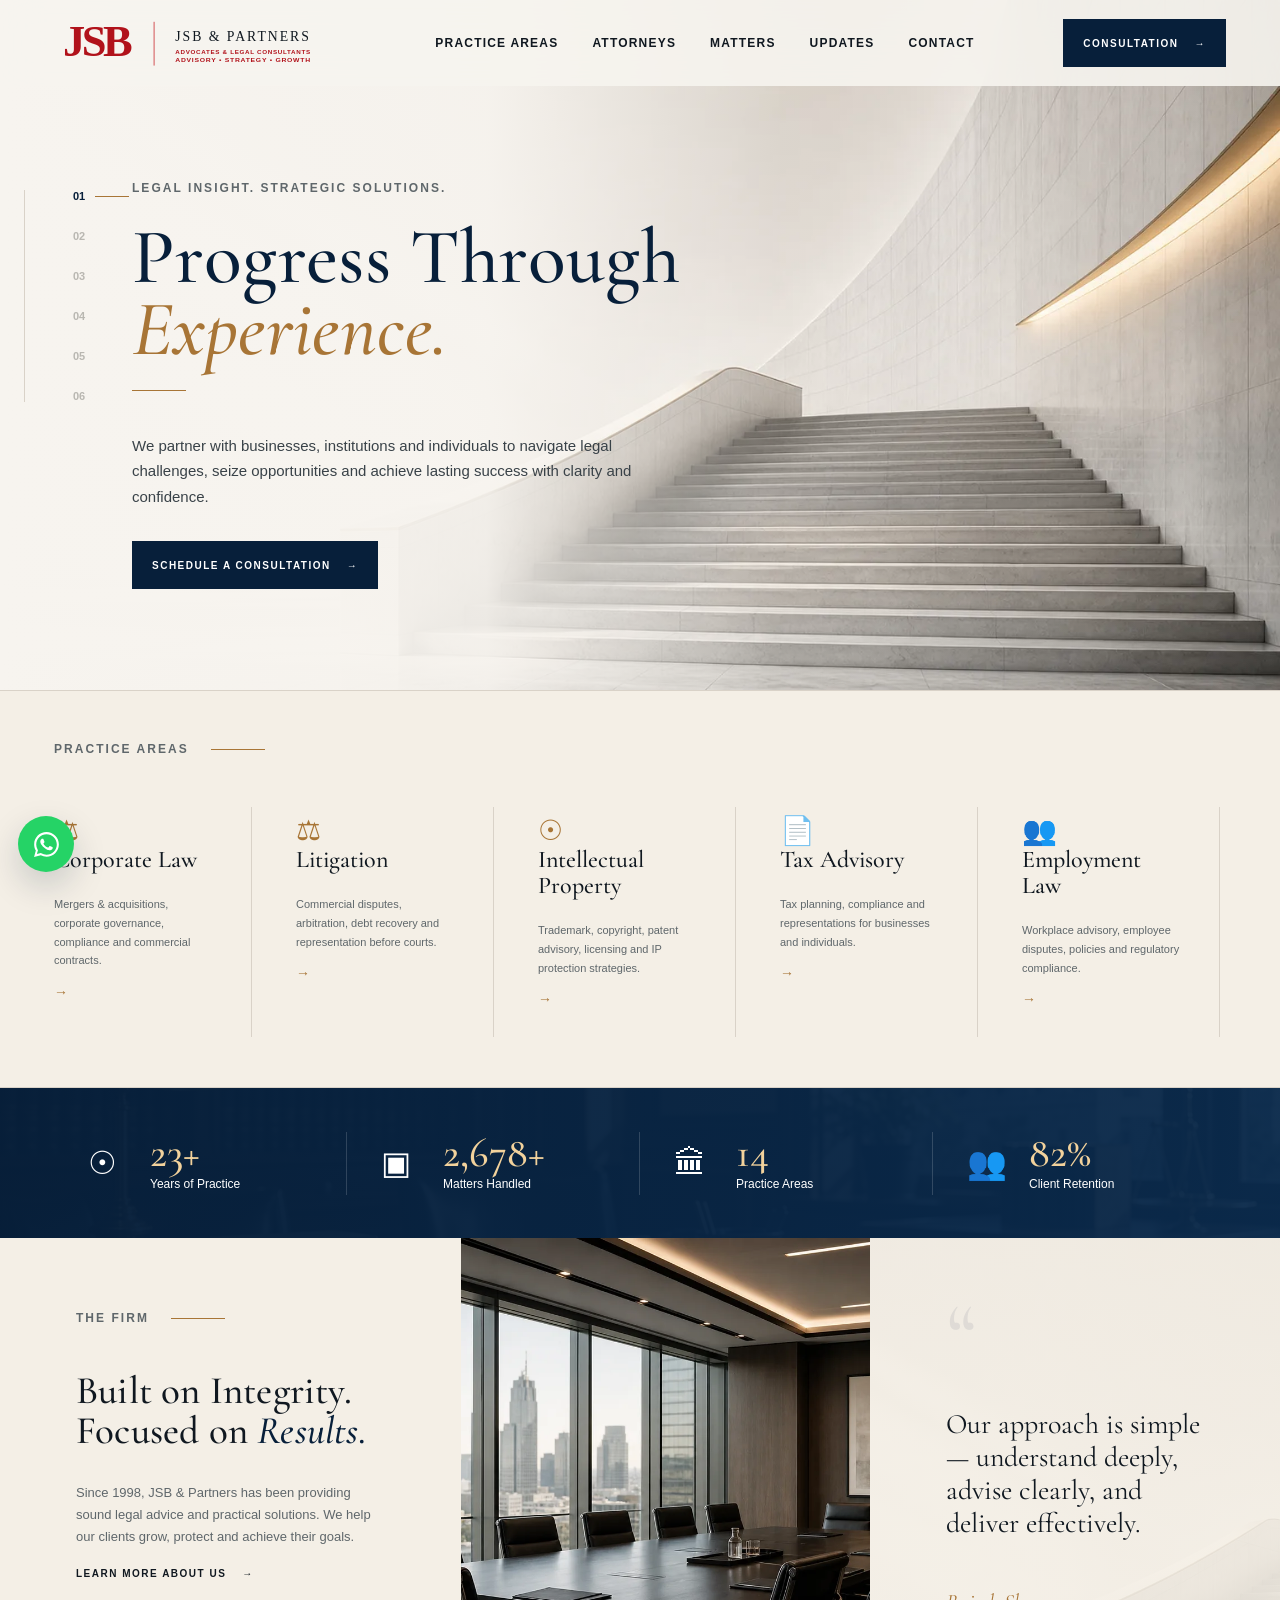
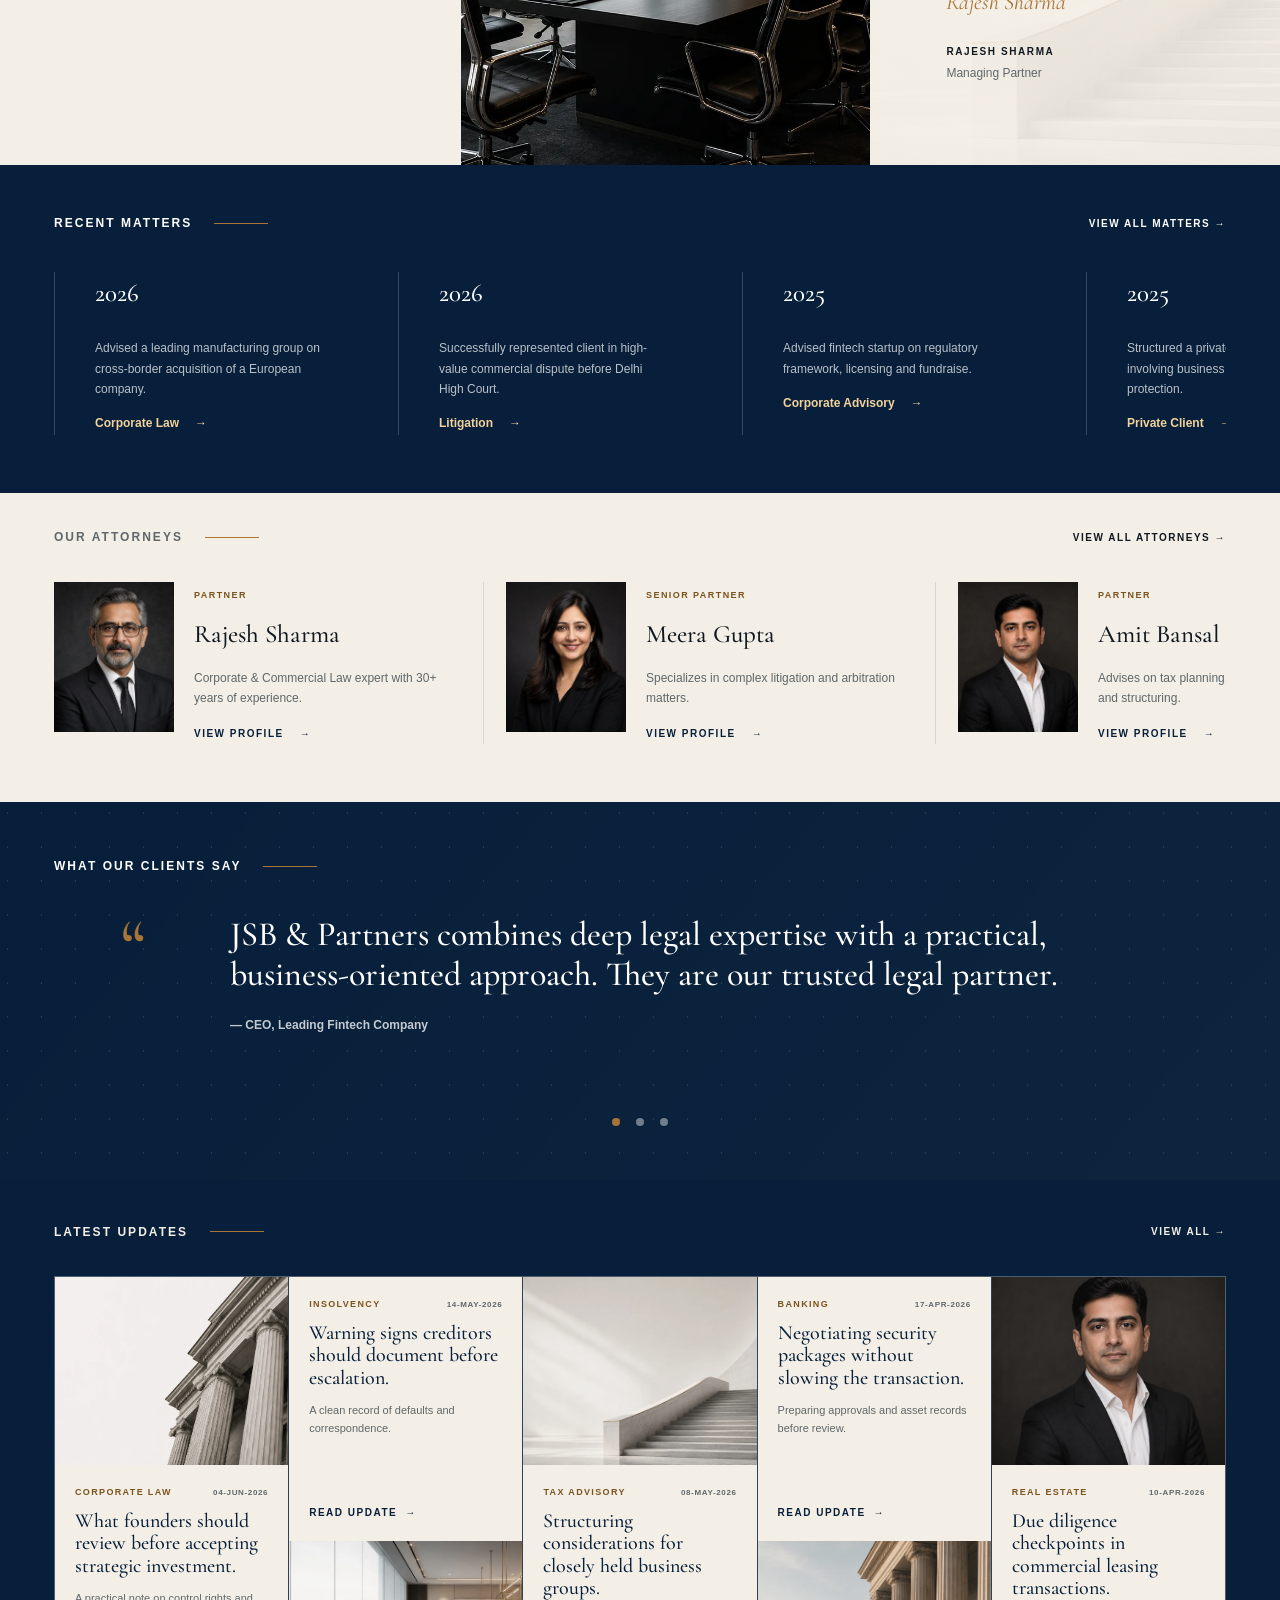
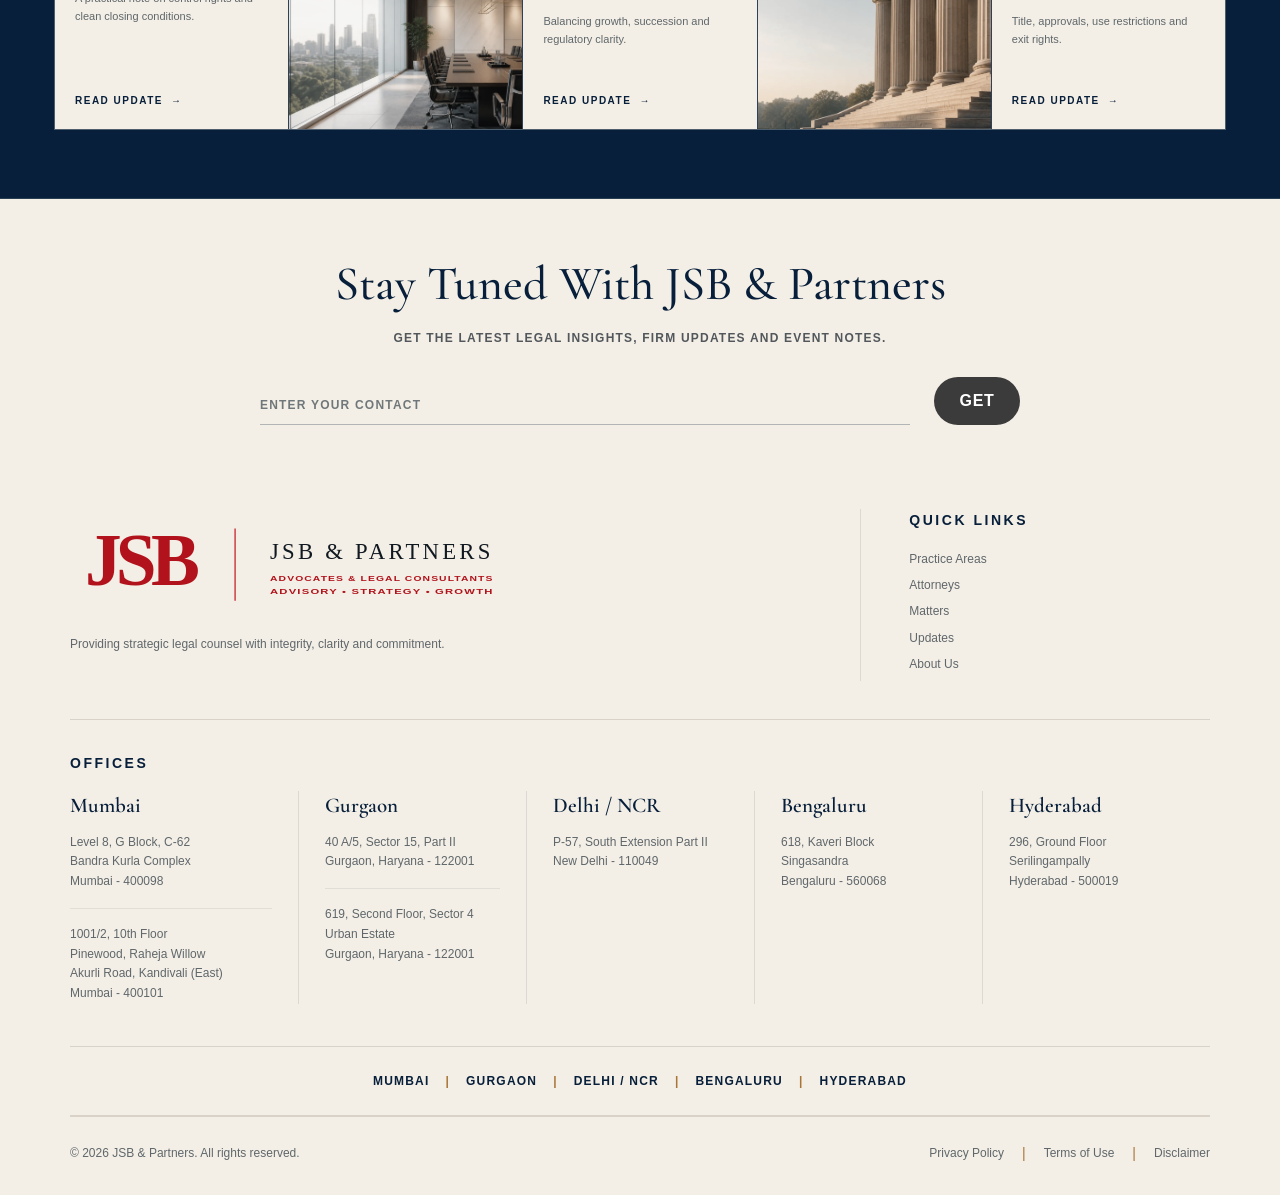
<file: index.html>
<!DOCTYPE html>
<html lang="en">
<head>
  <meta charset="UTF-8">
  <meta name="viewport" content="width=device-width, initial-scale=1.0">
  <title>JSB &amp; Partners</title>
  <link rel="icon" href="assets/favicon/favicon.ico" sizes="any">
  <link rel="icon" href="assets/favicon/favicon.svg" type="image/svg+xml">
  <link rel="apple-touch-icon" href="assets/favicon/apple-touch-icon.png">
  <link rel="preload" as="image" href="assets/images/banner/hero-stairs-carousel.webp" fetchpriority="high">
  <link rel="preconnect" href="https://fonts.googleapis.com">
  <link rel="preconnect" href="https://fonts.gstatic.com" crossorigin>
  <link href="https://fonts.googleapis.com/css2?family=Cormorant+Garamond:wght@500;600&amp;display=swap" rel="stylesheet">
  <link rel="stylesheet" href="css/styles.css?v=20260613-office-grid">
</head>
<body>
  <header class="top-header">
    <a class="brand" href="#home" aria-label="JSB and Partners home">
      <img src="assets/logo/jsb-partners-logo.svg" alt="JSB &amp; Partners" width="820" height="190">
    </a>
    <nav class="top-nav" aria-label="Primary navigation">
      <img class="menu-panel-logo" src="assets/logo/jsb-partners-logo.svg" alt="JSB &amp; Partners" width="820" height="190">
      <button class="menu-close" type="button" aria-label="Close menu">&times;</button>
      <div class="nav-item has-menu">
        <a href="#practice">Practice Areas</a>
        <div class="submenu practice-menu">
          <a href="#practice">Corporate Law</a>
          <a href="#practice">Litigation</a>
          <div class="subitem">
            <a href="#practice">Advisory</a>
            <div class="submenu level-two">
              <a href="#practice">Tax Advisory</a>
              <a href="#practice">Regulatory</a>
            </div>
          </div>
          <a href="#practice">Intellectual Property</a>
          <a href="#practice">Employment Law</a>
          <a href="#practice">Real Estate</a>
          <a href="#practice">Banking &amp; Finance</a>
          <a href="#practice">Insolvency</a>
          <a href="#practice">Data Protection</a>
          <a href="#practice">Private Client</a>
        </div>
      </div>
      <div class="nav-item has-menu">
        <a href="#attorneys">Attorneys</a>
        <div class="submenu">
          <a href="#attorneys">Partners</a>
          <a href="#attorneys">Senior Counsel</a>
          <a href="#attorneys">Dedicated Teams</a>
        </div>
      </div>
      <div class="nav-item has-menu">
        <a href="#matters">Matters</a>
        <div class="submenu">
          <a href="#matters">Recent Matters</a>
          <a href="#updates">Updates</a>
        </div>
      </div>
      <a href="#updates">Updates</a>
      <a href="#contact">Contact</a>
    </nav>
    <div class="header-actions">
      <a class="consult-btn" href="#contact">Consultation <span>&rarr;</span></a>
    </div>
  </header>
  <a class="whatsapp-contact" href="https://wa.me/911123456789" target="_blank" rel="noopener" aria-label="Contact JSB and Partners on WhatsApp">
    <svg viewBox="0 0 32 32" aria-hidden="true" focusable="false">
      <path d="M16.02 3.2c-7.04 0-12.76 5.68-12.76 12.68 0 2.24.6 4.43 1.73 6.35L3.15 29l6.97-1.82a12.86 12.86 0 0 0 5.9 1.48c7.04 0 12.76-5.68 12.76-12.68S23.06 3.2 16.02 3.2Zm0 23.3c-1.9 0-3.77-.51-5.4-1.48l-.39-.23-4.14 1.08 1.1-4.02-.26-.42a10.45 10.45 0 0 1-1.53-5.45c0-5.81 4.76-10.54 10.62-10.54s10.62 4.73 10.62 10.54S21.88 26.5 16.02 26.5Zm5.82-7.9c-.32-.16-1.88-.92-2.17-1.03-.29-.11-.5-.16-.71.16-.21.32-.82 1.03-1.01 1.24-.18.21-.37.24-.69.08-.32-.16-1.35-.49-2.57-1.57-.95-.84-1.59-1.88-1.78-2.2-.18-.32-.02-.49.14-.65.14-.14.32-.37.48-.55.16-.18.21-.32.32-.53.11-.21.05-.4-.03-.55-.08-.16-.71-1.7-.97-2.33-.26-.61-.52-.53-.71-.54h-.61c-.21 0-.55.08-.84.4-.29.32-1.1 1.07-1.1 2.61 0 1.54 1.13 3.03 1.29 3.24.16.21 2.23 3.38 5.4 4.74.75.32 1.34.51 1.8.65.76.24 1.45.21 1.99.13.61-.09 1.88-.76 2.15-1.49.26-.73.26-1.35.18-1.49-.08-.13-.29-.21-.61-.37Z"/>
    </svg>
  </a>
  <nav class="mobile-dock" aria-label="Mobile quick actions">
    <a class="dock-whatsapp" href="https://wa.me/911123456789" target="_blank" rel="noopener" aria-label="WhatsApp">
      <svg viewBox="0 0 32 32" aria-hidden="true" focusable="false">
        <path d="M16.02 3.2c-7.04 0-12.76 5.68-12.76 12.68 0 2.24.6 4.43 1.73 6.35L3.15 29l6.97-1.82a12.86 12.86 0 0 0 5.9 1.48c7.04 0 12.76-5.68 12.76-12.68S23.06 3.2 16.02 3.2Zm0 23.3c-1.9 0-3.77-.51-5.4-1.48l-.39-.23-4.14 1.08 1.1-4.02-.26-.42a10.45 10.45 0 0 1-1.53-5.45c0-5.81 4.76-10.54 10.62-10.54s10.62 4.73 10.62 10.54S21.88 26.5 16.02 26.5Zm5.82-7.9c-.32-.16-1.88-.92-2.17-1.03-.29-.11-.5-.16-.71.16-.21.32-.82 1.03-1.01 1.24-.18.21-.37.24-.69.08-.32-.16-1.35-.49-2.57-1.57-.95-.84-1.59-1.88-1.78-2.2-.18-.32-.02-.49.14-.65.14-.14.32-.37.48-.55.16-.18.21-.32.32-.53.11-.21.05-.4-.03-.55-.08-.16-.71-1.7-.97-2.33-.26-.61-.52-.53-.71-.54h-.61c-.21 0-.55.08-.84.4-.29.32-1.1 1.07-1.1 2.61 0 1.54 1.13 3.03 1.29 3.24.16.21 2.23 3.38 5.4 4.74.75.32 1.34.51 1.8.65.76.24 1.45.21 1.99.13.61-.09 1.88-.76 2.15-1.49.26-.73.26-1.35.18-1.49-.08-.13-.29-.21-.61-.37Z"/>
      </svg>
    </a>
    <a href="#contact" aria-label="Contact form">
      <svg viewBox="0 0 24 24" aria-hidden="true" focusable="false">
        <path d="M5 4h14v16H5zM8 8h8M8 12h8M8 16h5"/>
      </svg>
    </a>
    <a href="tel:+911123456789" aria-label="Call JSB and Partners">
      <svg viewBox="0 0 24 24" aria-hidden="true" focusable="false">
        <path d="M8.6 3.7 11 8.6l-2 1.6c1 2 2.3 3.3 4.3 4.3l1.6-2 4.9 2.4-.8 3.2c-.2.8-.9 1.3-1.7 1.2C9.7 18.7 4.2 13.2 3.6 5.6c-.1-.8.5-1.5 1.2-1.7Z"/>
      </svg>
    </a>
    <button class="menu-toggle" type="button" aria-label="Open menu" aria-expanded="false">
      <svg class="hamburger-icon" viewBox="0 0 74 58" aria-hidden="true" focusable="false">
        <path class="hamburger-lines" d="M16 13h42M16 29h42M16 45h42"/>
        <path class="hamburger-close" d="M20 16 54 44M54 16 20 44"/>
      </svg>
    </button>
  </nav>

  <main>
    <section id="home" class="hero">
      <div class="hero-slide slide-stairs is-active">
        <div class="hero-copy">
          <p class="eyebrow">Legal insight. Strategic solutions.</p>
          <h1><span>Progress Through</span><em>Experience.</em></h1>
          <span class="gold-line"></span>
          <p>We partner with businesses, institutions and individuals to navigate legal challenges, seize opportunities and achieve lasting success with clarity and confidence.</p>
          <a class="dark-btn" href="#contact">Schedule a Consultation <span>&rarr;</span></a>
        </div>
      </div>
      <div class="hero-slide slide-boardroom">
        <div class="hero-copy">
          <p class="eyebrow">Commercial clarity. Practical execution.</p>
          <h1><span>Decisions Built On</span><em>Judgement.</em></h1>
          <span class="gold-line"></span>
          <p>Senior lawyers stay close to every matter, aligning legal strategy with commercial realities, board priorities and practical timelines.</p>
          <a class="dark-btn" href="#contact">Discuss a Matter <span>&rarr;</span></a>
        </div>
      </div>
      <div class="hero-slide slide-court">
        <div class="hero-copy">
          <p class="eyebrow">Court discipline. Calm advice.</p>
          <h1><span>Trusted Counsel For</span><em>Complexity.</em></h1>
          <span class="gold-line"></span>
          <p>From transactions to disputes, we help clients protect what matters, understand their options and move forward with confidence.</p>
          <a class="dark-btn" href="#contact">Start Consultation <span>&rarr;</span></a>
        </div>
      </div>

      <div class="hero-index" aria-label="Hero slide controls">
        <button class="is-active" type="button" data-slide="0">01</button>
        <button type="button" data-slide="1">02</button>
        <button type="button" data-slide="2">03</button>
        <button type="button" data-slide="0">04</button>
        <button type="button" data-slide="1">05</button>
        <button type="button" data-slide="2">06</button>
      </div>
    </section>

    <section id="practice" class="band band-light practice-band">
      <div class="band-head">
        <h2>Practice Areas</h2>
        <i></i>
      </div>
      <div class="marquee-shell">
        <div class="practice-track marquee-track">
          <article class="practice-item"><span>&#9878;</span><h3>Corporate Law</h3><p>Mergers &amp; acquisitions, corporate governance, compliance and commercial contracts.</p><a href="#contact">&rarr;</a></article>
          <article class="practice-item"><span>&#9878;</span><h3>Litigation</h3><p>Commercial disputes, arbitration, debt recovery and representation before courts.</p><a href="#contact">&rarr;</a></article>
          <article class="practice-item"><span>&#9737;</span><h3>Intellectual Property</h3><p>Trademark, copyright, patent advisory, licensing and IP protection strategies.</p><a href="#contact">&rarr;</a></article>
          <article class="practice-item"><span>&#128196;</span><h3>Tax Advisory</h3><p>Tax planning, compliance and representations for businesses and individuals.</p><a href="#contact">&rarr;</a></article>
          <article class="practice-item"><span>&#128101;</span><h3>Employment Law</h3><p>Workplace advisory, employee disputes, policies and regulatory compliance.</p><a href="#contact">&rarr;</a></article>
          <article class="practice-item"><span>&#127963;</span><h3>Real Estate</h3><p>Transactions, due diligence, structuring, leases and regulatory approvals.</p><a href="#contact">&rarr;</a></article>
          <article class="practice-item"><span>&#9878;</span><h3>Corporate Law</h3><p>Mergers &amp; acquisitions, corporate governance, compliance and commercial contracts.</p><a href="#contact">&rarr;</a></article>
          <article class="practice-item"><span>&#9878;</span><h3>Litigation</h3><p>Commercial disputes, arbitration, debt recovery and representation before courts.</p><a href="#contact">&rarr;</a></article>
          <article class="practice-item"><span>&#9737;</span><h3>Intellectual Property</h3><p>Trademark, copyright, patent advisory, licensing and IP protection strategies.</p><a href="#contact">&rarr;</a></article>
          <article class="practice-item"><span>&#128196;</span><h3>Tax Advisory</h3><p>Tax planning, compliance and representations for businesses and individuals.</p><a href="#contact">&rarr;</a></article>
          <article class="practice-item"><span>&#128101;</span><h3>Employment Law</h3><p>Workplace advisory, employee disputes, policies and regulatory compliance.</p><a href="#contact">&rarr;</a></article>
          <article class="practice-item"><span>&#127963;</span><h3>Real Estate</h3><p>Transactions, due diligence, structuring, leases and regulatory approvals.</p><a href="#contact">&rarr;</a></article>
        </div>
      </div>
    </section>

    <section id="impact" class="band stats-band">
      <div><span>&#9737;</span><strong data-count="28" data-suffix="+">0</strong><p>Years of Practice</p></div>
      <div><span>&#9635;</span><strong data-count="3200" data-suffix="+">0</strong><p>Matters Handled</p></div>
      <div><span>&#127963;</span><strong data-count="17">0</strong><p>Practice Areas</p></div>
      <div><span>&#128101;</span><strong data-count="98" data-suffix="%">0</strong><p>Client Retention</p></div>
    </section>

    <section id="firm" class="band firm-band">
      <article class="firm-copy">
        <div class="band-head"><h2>The Firm</h2><i></i></div>
        <h3>Built on Integrity.<br>Focused on <em>Results.</em></h3>
        <p>Since 1998, JSB &amp; Partners has been providing sound legal advice and practical solutions. We help our clients grow, protect and achieve their goals.</p>
        <a class="text-link" href="#firm">Learn More About Us <span>&rarr;</span></a>
      </article>
      <img src="assets/images/firm/firm-boardroom.webp" alt="Modern law firm boardroom" width="1672" height="941" loading="lazy" decoding="async">
      <article class="firm-quote">
        <div>&ldquo;</div>
        <blockquote>Our approach is simple &mdash; understand deeply, advise clearly, and deliver effectively.</blockquote>
        <span class="signature">Rajesh Sharma</span>
        <strong>Rajesh Sharma</strong>
        <p>Managing Partner</p>
      </article>
    </section>

    <section id="matters" class="band matters-band">
      <div class="band-head matter-title"><h2>Recent Matters</h2><i></i><a href="#updates">View All Matters <span>&rarr;</span></a></div>
      <div class="matters-marquee marquee-shell">
        <div class="matter-track marquee-track">
          <article><h3>2026</h3><p>Advised a leading manufacturing group on cross-border acquisition of a European company.</p><a href="#">Corporate Law <span>&rarr;</span></a></article>
          <article><h3>2026</h3><p>Successfully represented client in high-value commercial dispute before Delhi High Court.</p><a href="#">Litigation <span>&rarr;</span></a></article>
          <article><h3>2025</h3><p>Advised fintech startup on regulatory framework, licensing and fundraise.</p><a href="#">Corporate Advisory <span>&rarr;</span></a></article>
          <article><h3>2025</h3><p>Structured a private family settlement involving business succession and asset protection.</p><a href="#">Private Client <span>&rarr;</span></a></article>
          <article><h3>2024</h3><p>Guided an enterprise technology company through licensing and commercial contract review.</p><a href="#">Regulatory <span>&rarr;</span></a></article>
          <article><h3>2026</h3><p>Advised a leading manufacturing group on cross-border acquisition of a European company.</p><a href="#">Corporate Law <span>&rarr;</span></a></article>
          <article><h3>2026</h3><p>Successfully represented client in high-value commercial dispute before Delhi High Court.</p><a href="#">Litigation <span>&rarr;</span></a></article>
          <article><h3>2025</h3><p>Advised fintech startup on regulatory framework, licensing and fundraise.</p><a href="#">Corporate Advisory <span>&rarr;</span></a></article>
          <article><h3>2025</h3><p>Structured a private family settlement involving business succession and asset protection.</p><a href="#">Private Client <span>&rarr;</span></a></article>
          <article><h3>2024</h3><p>Guided an enterprise technology company through licensing and commercial contract review.</p><a href="#">Regulatory <span>&rarr;</span></a></article>
        </div>
      </div>
    </section>

    <section id="attorneys" class="band band-warm attorney-band">
      <div class="band-head attorney-title"><h2>Our Attorneys</h2><i></i><a href="#attorneys">View All Attorneys <span>&rarr;</span></a></div>
      <div class="marquee-shell">
        <div class="attorney-track marquee-track reverse">
          <article class="attorney-card"><img src="assets/images/team/attorney-rajesh.webp" width="1254" height="1254" alt="Rajesh Sharma" loading="lazy" decoding="async"><div><span>Partner</span><h3>Rajesh Sharma</h3><p>Corporate &amp; Commercial Law expert with 30+ years of experience.</p><a href="#attorneys">View Profile <span>&rarr;</span></a></div></article>
          <article class="attorney-card"><img src="assets/images/team/attorney-meera.webp" width="1254" height="1254" alt="Meera Gupta" loading="lazy" decoding="async"><div><span>Senior Partner</span><h3>Meera Gupta</h3><p>Specializes in complex litigation and arbitration matters.</p><a href="#attorneys">View Profile <span>&rarr;</span></a></div></article>
          <article class="attorney-card"><img src="assets/images/team/attorney-amit.webp" width="1254" height="1254" alt="Amit Bansal" loading="lazy" decoding="async"><div><span>Partner</span><h3>Amit Bansal</h3><p>Advises on tax planning, regulatory compliance and structuring.</p><a href="#attorneys">View Profile <span>&rarr;</span></a></div></article>
          <article class="attorney-card"><img src="assets/images/team/attorney-rajesh.webp" width="1254" height="1254" alt="Rajesh Sharma" loading="lazy" decoding="async"><div><span>Partner</span><h3>Rajesh Sharma</h3><p>Corporate &amp; Commercial Law expert with 30+ years of experience.</p><a href="#attorneys">View Profile <span>&rarr;</span></a></div></article>
          <article class="attorney-card"><img src="assets/images/team/attorney-meera.webp" width="1254" height="1254" alt="Meera Gupta" loading="lazy" decoding="async"><div><span>Senior Partner</span><h3>Meera Gupta</h3><p>Specializes in complex litigation and arbitration matters.</p><a href="#attorneys">View Profile <span>&rarr;</span></a></div></article>
          <article class="attorney-card"><img src="assets/images/team/attorney-amit.webp" width="1254" height="1254" alt="Amit Bansal" loading="lazy" decoding="async"><div><span>Partner</span><h3>Amit Bansal</h3><p>Advises on tax planning, regulatory compliance and structuring.</p><a href="#attorneys">View Profile <span>&rarr;</span></a></div></article>
          <article class="attorney-card"><img src="assets/images/team/attorney-rajesh.webp" width="1254" height="1254" alt="Rajesh Sharma" loading="lazy" decoding="async"><div><span>Partner</span><h3>Rajesh Sharma</h3><p>Corporate &amp; Commercial Law expert with 30+ years of experience.</p><a href="#attorneys">View Profile <span>&rarr;</span></a></div></article>
          <article class="attorney-card"><img src="assets/images/team/attorney-meera.webp" width="1254" height="1254" alt="Meera Gupta" loading="lazy" decoding="async"><div><span>Senior Partner</span><h3>Meera Gupta</h3><p>Specializes in complex litigation and arbitration matters.</p><a href="#attorneys">View Profile <span>&rarr;</span></a></div></article>
          <article class="attorney-card"><img src="assets/images/team/attorney-amit.webp" width="1254" height="1254" alt="Amit Bansal" loading="lazy" decoding="async"><div><span>Partner</span><h3>Amit Bansal</h3><p>Advises on tax planning, regulatory compliance and structuring.</p><a href="#attorneys">View Profile <span>&rarr;</span></a></div></article>
        </div>
      </div>
    </section>

    <section class="band testimonials-band" aria-label="Client testimonials">
      <div class="band-head"><h2>What Our Clients Say</h2><i></i></div>
      <div class="testimonial-wrap">
        <span class="quote-mark">&ldquo;</span>
        <div class="testimonial-slide is-active">
          <blockquote>JSB &amp; Partners combines deep legal expertise with a practical, business-oriented approach. They are our trusted legal partner.</blockquote>
          <p>&mdash; CEO, Leading Fintech Company</p>
        </div>
        <div class="testimonial-slide">
          <blockquote>The team brings structure to complex decisions and keeps the advice calm, readable and commercially useful.</blockquote>
          <p>&mdash; Founder, Manufacturing Group</p>
        </div>
        <div class="testimonial-slide">
          <blockquote>They understand urgency without creating noise. Their drafting and dispute strategy have been consistently dependable.</blockquote>
          <p>&mdash; General Counsel, Growth Company</p>
        </div>
      </div>
      <div class="testimonial-dots">
        <button class="is-active" type="button" data-testimonial="0" aria-label="Show testimonial 1"></button>
        <button type="button" data-testimonial="1" aria-label="Show testimonial 2"></button>
        <button type="button" data-testimonial="2" aria-label="Show testimonial 3"></button>
      </div>
    </section>

    <section id="updates" class="band updates-band">
      <div class="band-head updates-title"><h2>Latest Updates</h2><i></i><a href="#updates">View All <span>&rarr;</span></a></div>
      <div class="updates-grid">
        <div class="update-column">
          <div class="update-track">
            <article><img src="assets/images/banner/courthouse-hero.webp" width="1536" height="1024" alt="Courthouse exterior" loading="lazy" decoding="async"><div><p class="update-meta"><span>Corporate Law</span><time datetime="2026-06-04">04-Jun-2026</time></p><h3>What founders should review before accepting strategic investment.</h3><p>A practical note on control rights and clean closing conditions.</p><a href="#updates">Read Update <span>&rarr;</span></a></div></article>
            <article><img src="assets/images/firm/firm-boardroom.webp" width="1672" height="941" alt="Boardroom with city view" loading="lazy" decoding="async"><div><p class="update-meta"><span>IP Strategy</span><time datetime="2026-05-28">28-May-2026</time></p><h3>Protecting brand assets before licensing discussions begin.</h3><p>Ownership, usage scope and enforcement language.</p><a href="#updates">Read Update <span>&rarr;</span></a></div></article>
          </div>
        </div>
        <div class="update-column is-reverse">
          <div class="update-track">
            <article><img src="assets/images/library/legal-library.webp" width="1672" height="941" alt="Legal library shelves" loading="lazy" decoding="async"><div><p class="update-meta"><span>Disputes</span><time datetime="2026-05-21">21-May-2026</time></p><h3>How early case assessment changes commercial litigation.</h3><p>Mapping documents, timelines and business objectives early.</p><a href="#updates">Read Update <span>&rarr;</span></a></div></article>
            <article><img src="assets/images/banner/hero-boardroom-carousel.webp" width="1983" height="793" alt="Conference room" loading="lazy" decoding="async"><div><p class="update-meta"><span>Insolvency</span><time datetime="2026-05-14">14-May-2026</time></p><h3>Warning signs creditors should document before escalation.</h3><p>A clean record of defaults and correspondence.</p><a href="#updates">Read Update <span>&rarr;</span></a></div></article>
          </div>
        </div>
        <div class="update-column">
          <div class="update-track">
            <article><img src="assets/images/banner/hero-stairs-carousel.webp" width="1916" height="821" alt="Courthouse stairs" loading="lazy" decoding="async"><div><p class="update-meta"><span>Tax Advisory</span><time datetime="2026-05-08">08-May-2026</time></p><h3>Structuring considerations for closely held business groups.</h3><p>Balancing growth, succession and regulatory clarity.</p><a href="#updates">Read Update <span>&rarr;</span></a></div></article>
            <article><img src="assets/images/team/attorney-meera.webp" width="1254" height="1254" alt="Attorney portrait" loading="lazy" decoding="async"><div><p class="update-meta"><span>Privacy</span><time datetime="2026-04-30">30-Apr-2026</time></p><h3>Data protection readiness for fast-growing service businesses.</h3><p>Consent, vendor contracts and breach response hygiene.</p><a href="#updates">Read Update <span>&rarr;</span></a></div></article>
          </div>
        </div>
        <div class="update-column is-reverse">
          <div class="update-track">
            <article><img src="assets/images/team/attorney-rajesh.webp" width="1254" height="1254" alt="Senior attorney portrait" loading="lazy" decoding="async"><div><p class="update-meta"><span>Employment</span><time datetime="2026-04-24">24-Apr-2026</time></p><h3>Policy hygiene for hybrid teams and senior exits.</h3><p>Reducing ambiguity around access and confidentiality.</p><a href="#updates">Read Update <span>&rarr;</span></a></div></article>
            <article><img src="assets/images/banner/hero-court-warm.webp" width="1774" height="887" alt="Court columns" loading="lazy" decoding="async"><div><p class="update-meta"><span>Banking</span><time datetime="2026-04-17">17-Apr-2026</time></p><h3>Negotiating security packages without slowing the transaction.</h3><p>Preparing approvals and asset records before review.</p><a href="#updates">Read Update <span>&rarr;</span></a></div></article>
          </div>
        </div>
        <div class="update-column">
          <div class="update-track">
            <article><img src="assets/images/team/attorney-amit.webp" width="1254" height="1254" alt="Attorney portrait" loading="lazy" decoding="async"><div><p class="update-meta"><span>Real Estate</span><time datetime="2026-04-10">10-Apr-2026</time></p><h3>Due diligence checkpoints in commercial leasing transactions.</h3><p>Title, approvals, use restrictions and exit rights.</p><a href="#updates">Read Update <span>&rarr;</span></a></div></article>
            <article><img src="assets/images/banner/courthouse-hero.webp" width="1536" height="1024" alt="Courthouse architecture" loading="lazy" decoding="async"><div><p class="update-meta"><span>Private Client</span><time datetime="2026-04-03">03-Apr-2026</time></p><h3>Why family arrangements need commercial drafting discipline.</h3><p>Clear roles, transfer triggers and governance language.</p><a href="#updates">Read Update <span>&rarr;</span></a></div></article>
          </div>
        </div>
      </div>
    </section>

    <footer id="contact" class="footer-band">
      <section class="footer-stay">
        <div class="stay-copy">
          <h2>Stay Tuned With JSB &amp; Partners</h2>
          <p>Get the latest legal insights, firm updates and event notes.</p>
          <form>
            <label for="email">Contact</label>
            <input id="email" type="email" placeholder="Enter your contact">
            <button type="submit">Get</button>
          </form>
        </div>
      </section>

      <div class="footer-main">
        <section class="footer-brand">
          <img src="assets/logo/jsb-partners-logo.svg" alt="JSB &amp; Partners" width="820" height="190">
          <p>Providing strategic legal counsel with integrity, clarity and commitment.</p>
        </section>
        <section class="footer-links">
          <h2>Quick Links</h2>
          <a href="#practice">Practice Areas</a>
          <a href="#attorneys">Attorneys</a>
          <a href="#matters">Matters</a>
          <a href="#updates">Updates</a>
          <a href="#firm">About Us</a>
        </section>
        <section class="footer-offices">
          <h2>Offices</h2>
          <div class="office-list">
            <article>
              <h3>Mumbai</h3>
              <address>Level 8, G Block, C-62<br>Bandra Kurla Complex<br>Mumbai - 400098</address>
              <address>1001/2, 10th Floor<br>Pinewood, Raheja Willow<br>Akurli Road, Kandivali (East)<br>Mumbai - 400101</address>
            </article>
            <article>
              <h3>Gurgaon</h3>
              <address>40 A/5, Sector 15, Part II<br>Gurgaon, Haryana - 122001</address>
              <address>619, Second Floor, Sector 4<br>Urban Estate<br>Gurgaon, Haryana - 122001</address>
            </article>
            <article>
              <h3>Delhi / NCR</h3>
              <address>P-57, South Extension Part II<br>New Delhi - 110049</address>
            </article>
            <article>
              <h3>Bengaluru</h3>
              <address>618, Kaveri Block<br>Singasandra<br>Bengaluru - 560068</address>
            </article>
            <article>
              <h3>Hyderabad</h3>
              <address>296, Ground Floor<br>Serilingampally<br>Hyderabad - 500019</address>
            </article>
          </div>
        </section>
      </div>

      <div class="footer-cities" aria-label="Office locations">
        <span>Mumbai</span><i>|</i><span>Gurgaon</span><i>|</i><span>Delhi / NCR</span><i>|</i><span>Bengaluru</span><i>|</i><span>Hyderabad</span>
      </div>

      <div class="footer-bottom"><p>&copy; 2026 JSB &amp; Partners. All rights reserved.</p><nav><a href="#">Privacy Policy</a><span>|</span><a href="#">Terms of Use</a><span>|</span><a href="#">Disclaimer</a></nav></div>
    </footer>
  </main>
  <script src="js/script.js?v=20260613-office-grid"></script>
</body>
</html>
</file>
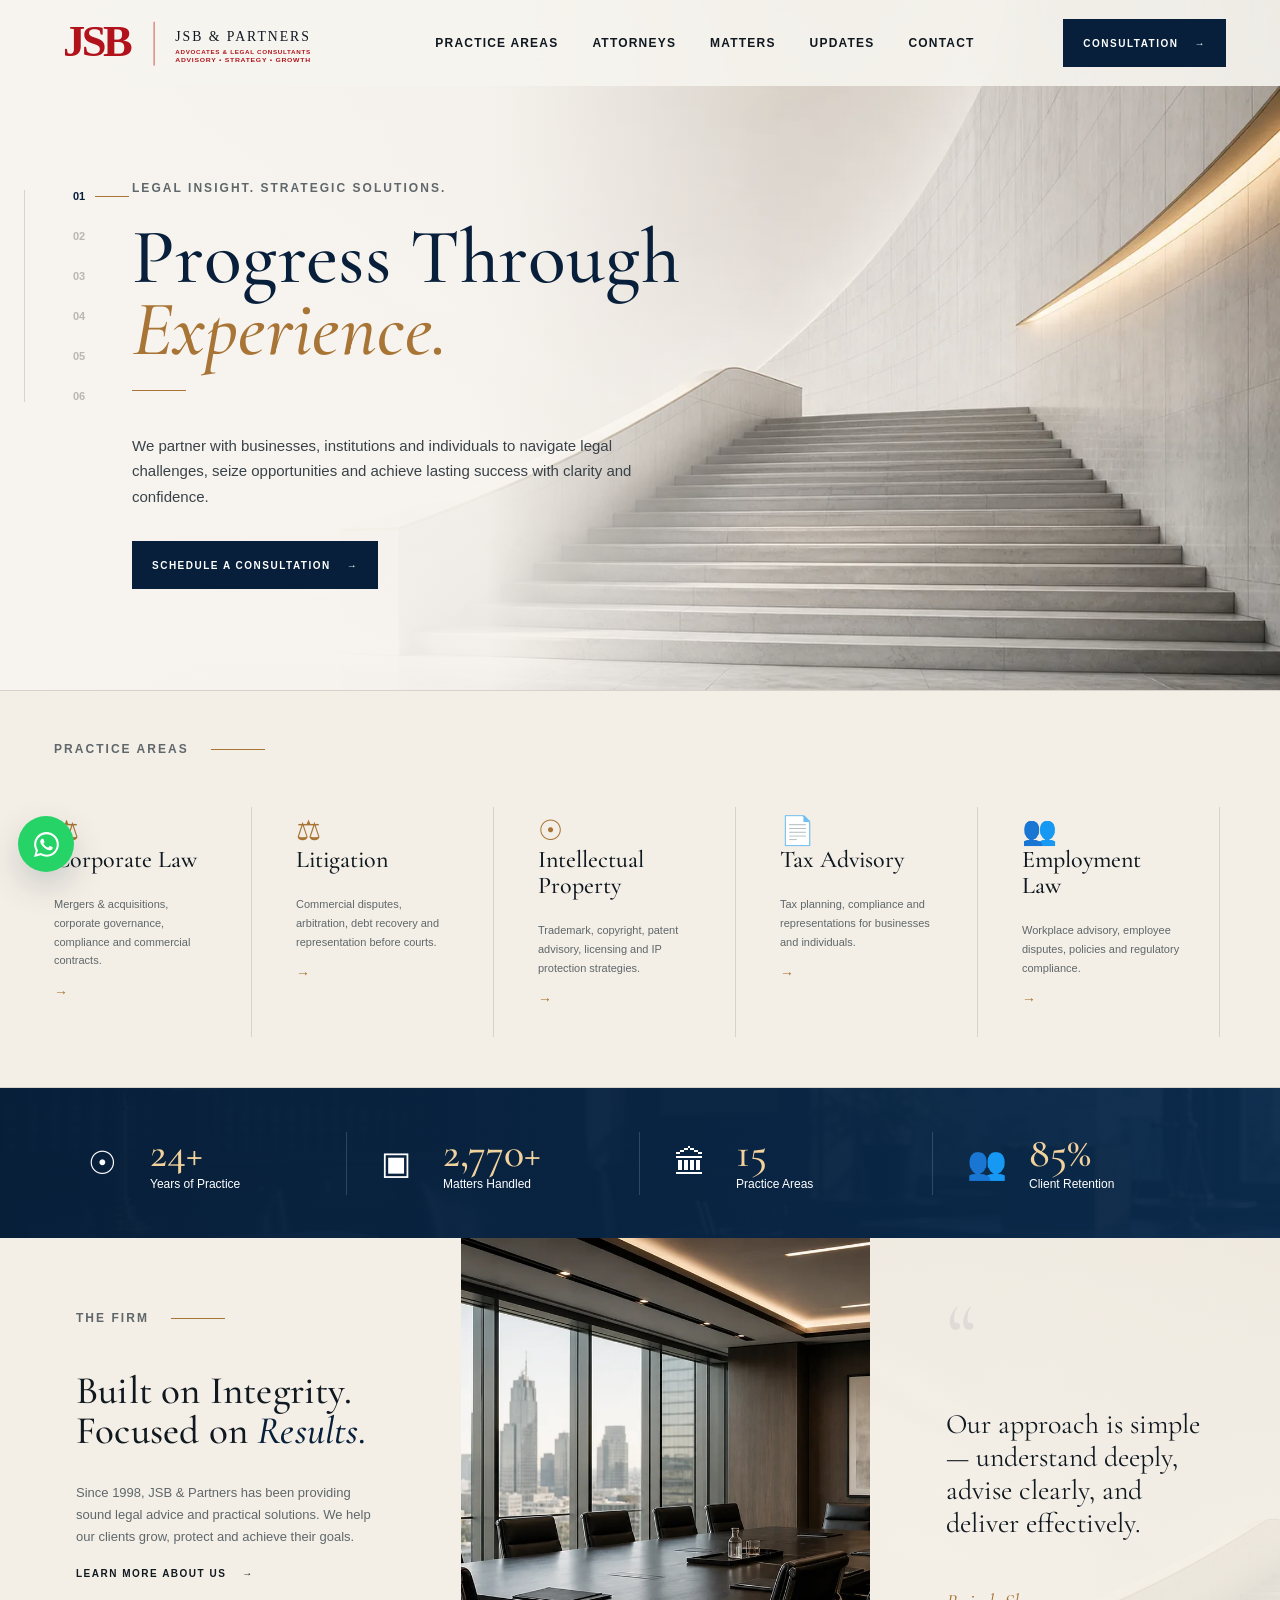
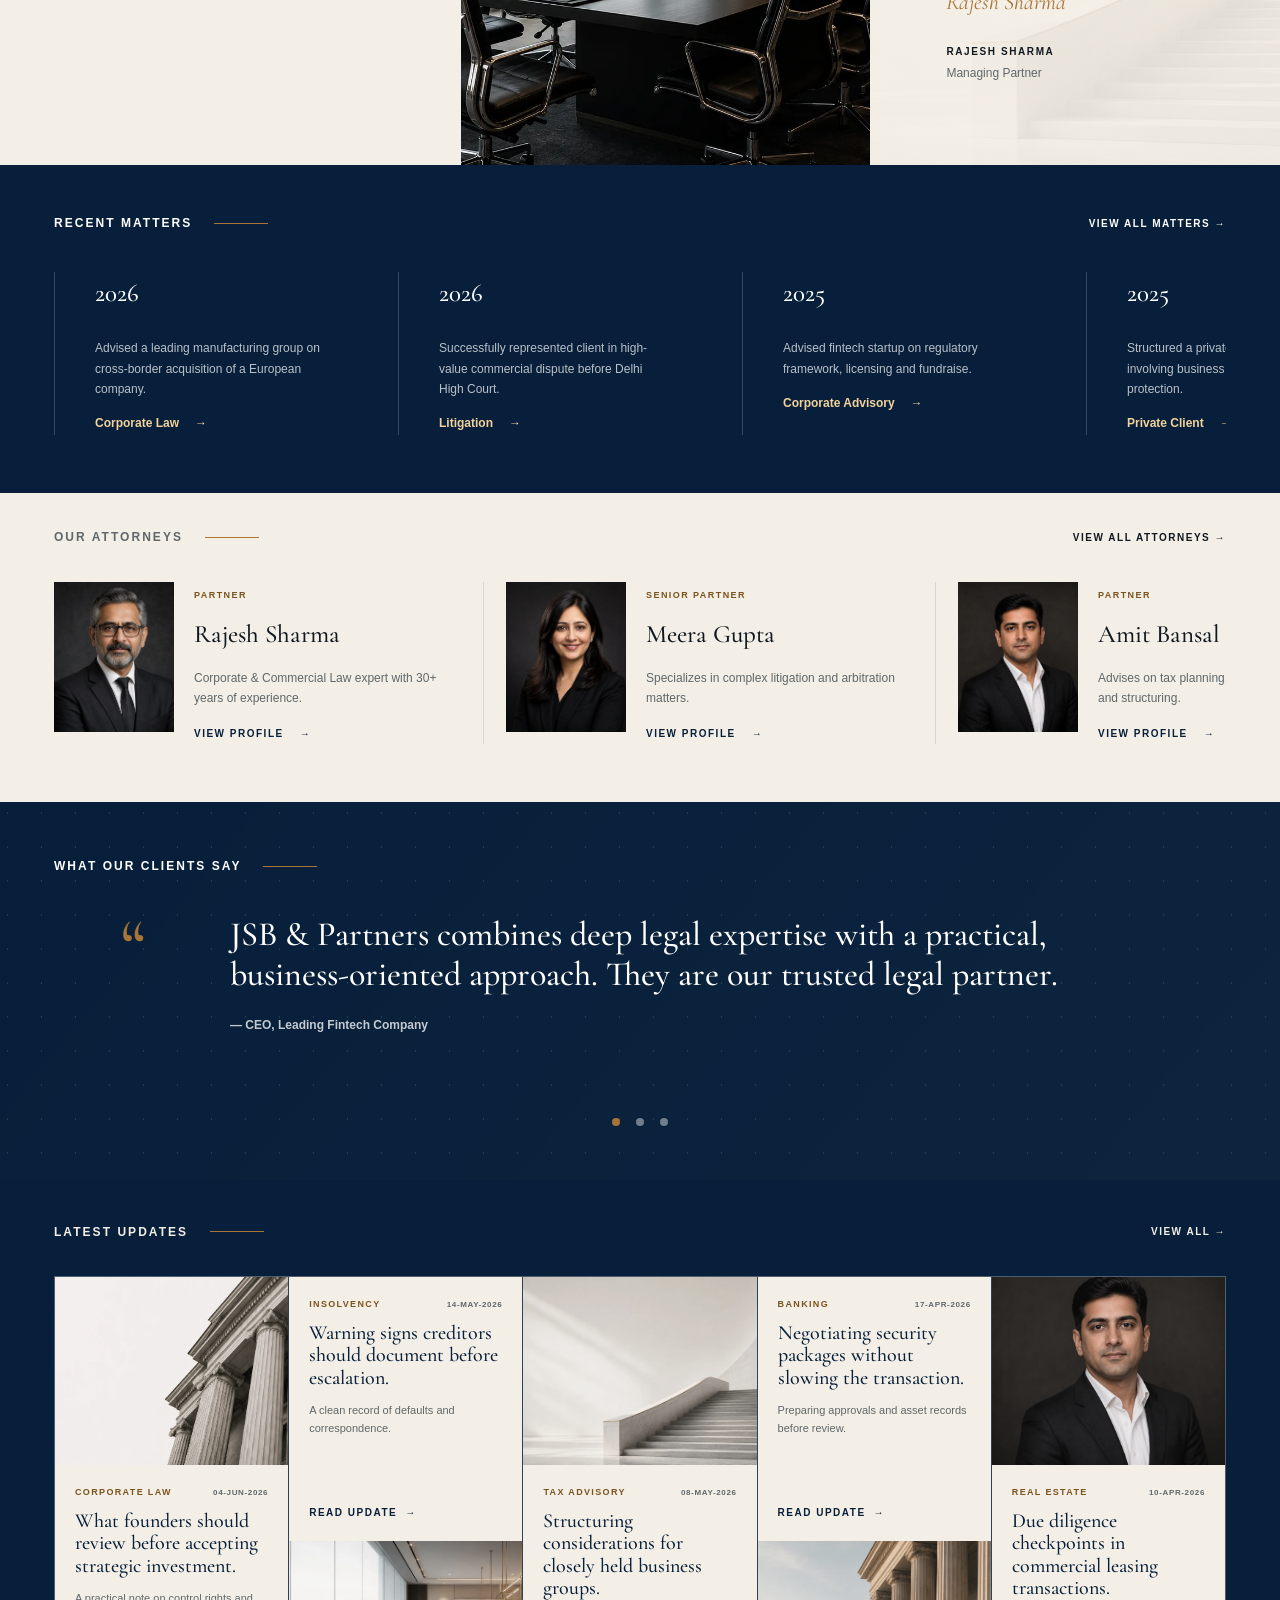
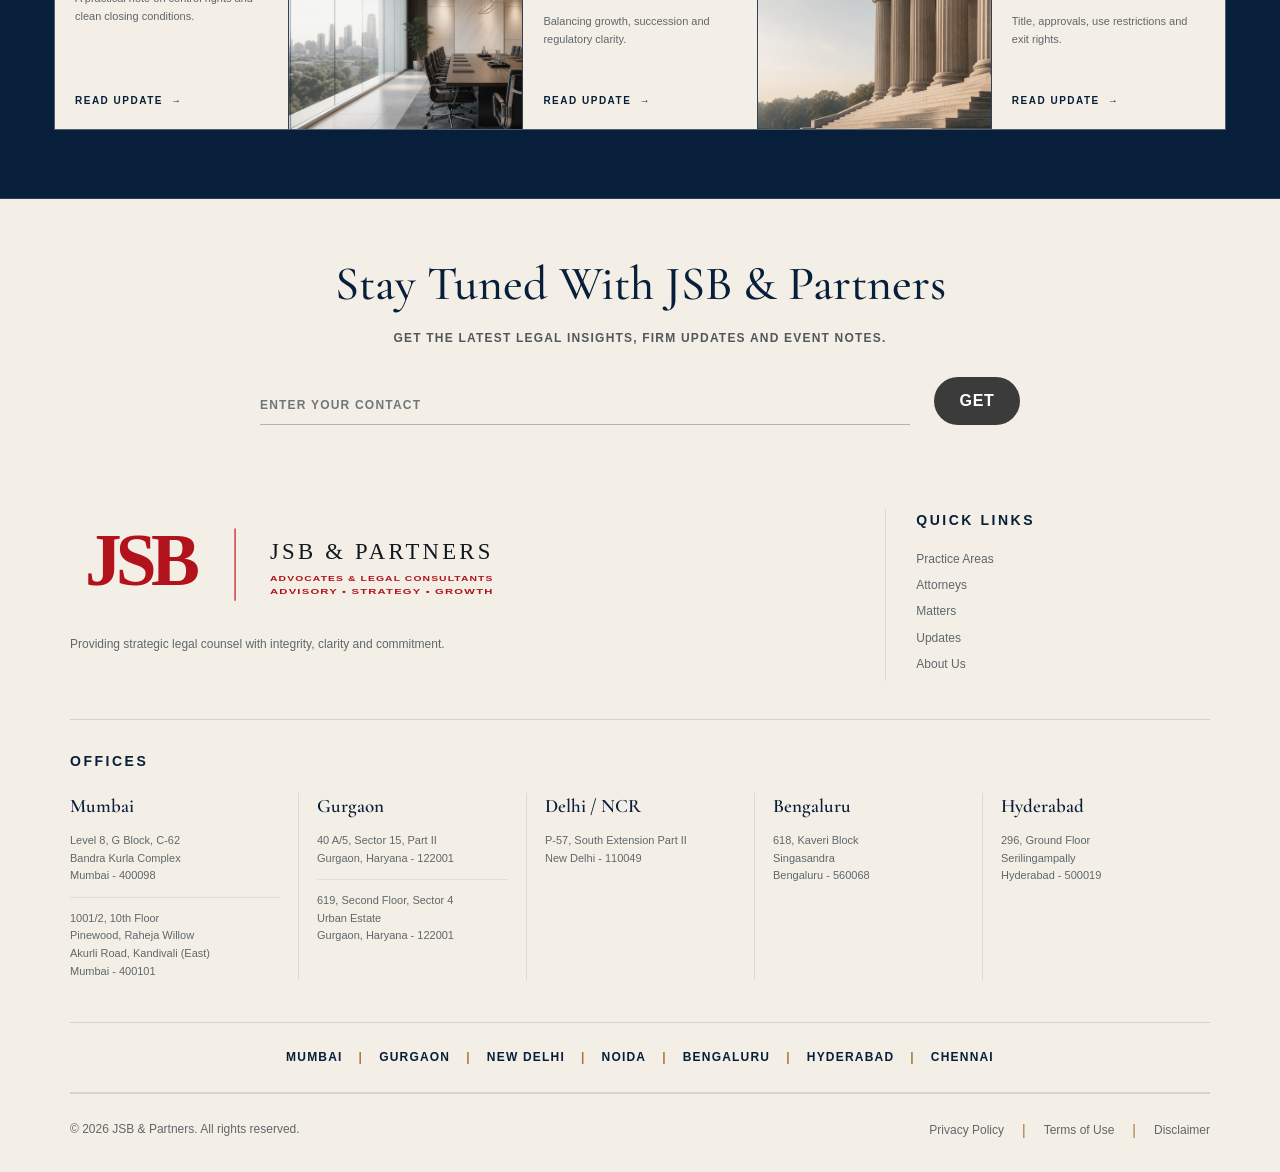
<file: footer-inline-demo.html>
<!DOCTYPE html>
<html lang="en">
<head>
  <meta charset="UTF-8">
  <meta name="viewport" content="width=device-width, initial-scale=1.0">
  <title>JSB &amp; Partners - Inline Footer Demo</title>
  <link rel="icon" href="assets/favicon/favicon.ico" sizes="any">
  <link rel="icon" href="assets/favicon/favicon.svg" type="image/svg+xml">
  <link rel="apple-touch-icon" href="assets/favicon/apple-touch-icon.png">
  <link rel="preload" as="image" href="assets/images/banner/hero-stairs-carousel.webp" fetchpriority="high">
  <link rel="preconnect" href="https://fonts.googleapis.com">
  <link rel="preconnect" href="https://fonts.gstatic.com" crossorigin>
  <link href="https://fonts.googleapis.com/css2?family=Cormorant+Garamond:wght@500;600&amp;display=swap" rel="stylesheet">
  <link rel="stylesheet" href="css/styles.css?v=20260613-office-grid">
  <link rel="stylesheet" href="css/footer-inline-demo.css?v=20260613">
</head>
<body>
  <header class="top-header">
    <a class="brand" href="#home" aria-label="JSB and Partners home">
      <img src="assets/logo/jsb-partners-logo.svg" alt="JSB &amp; Partners" width="820" height="190">
    </a>
    <nav class="top-nav" aria-label="Primary navigation">
      <img class="menu-panel-logo" src="assets/logo/jsb-partners-logo.svg" alt="JSB &amp; Partners" width="820" height="190">
      <button class="menu-close" type="button" aria-label="Close menu">&times;</button>
      <div class="nav-item has-menu">
        <a href="#practice">Practice Areas</a>
        <div class="submenu practice-menu">
          <a href="#practice">Corporate Law</a>
          <a href="#practice">Litigation</a>
          <div class="subitem">
            <a href="#practice">Advisory</a>
            <div class="submenu level-two">
              <a href="#practice">Tax Advisory</a>
              <a href="#practice">Regulatory</a>
            </div>
          </div>
          <a href="#practice">Intellectual Property</a>
          <a href="#practice">Employment Law</a>
          <a href="#practice">Real Estate</a>
          <a href="#practice">Banking &amp; Finance</a>
          <a href="#practice">Insolvency</a>
          <a href="#practice">Data Protection</a>
          <a href="#practice">Private Client</a>
        </div>
      </div>
      <div class="nav-item has-menu">
        <a href="#attorneys">Attorneys</a>
        <div class="submenu">
          <a href="#attorneys">Partners</a>
          <a href="#attorneys">Senior Counsel</a>
          <a href="#attorneys">Dedicated Teams</a>
        </div>
      </div>
      <div class="nav-item has-menu">
        <a href="#matters">Matters</a>
        <div class="submenu">
          <a href="#matters">Recent Matters</a>
          <a href="#updates">Updates</a>
        </div>
      </div>
      <a href="#updates">Updates</a>
      <a href="#contact">Contact</a>
    </nav>
    <div class="header-actions">
      <a class="consult-btn" href="#contact">Consultation <span>&rarr;</span></a>
    </div>
  </header>
  <a class="whatsapp-contact" href="https://wa.me/911123456789" target="_blank" rel="noopener" aria-label="Contact JSB and Partners on WhatsApp">
    <svg viewBox="0 0 32 32" aria-hidden="true" focusable="false">
      <path d="M16.02 3.2c-7.04 0-12.76 5.68-12.76 12.68 0 2.24.6 4.43 1.73 6.35L3.15 29l6.97-1.82a12.86 12.86 0 0 0 5.9 1.48c7.04 0 12.76-5.68 12.76-12.68S23.06 3.2 16.02 3.2Zm0 23.3c-1.9 0-3.77-.51-5.4-1.48l-.39-.23-4.14 1.08 1.1-4.02-.26-.42a10.45 10.45 0 0 1-1.53-5.45c0-5.81 4.76-10.54 10.62-10.54s10.62 4.73 10.62 10.54S21.88 26.5 16.02 26.5Zm5.82-7.9c-.32-.16-1.88-.92-2.17-1.03-.29-.11-.5-.16-.71.16-.21.32-.82 1.03-1.01 1.24-.18.21-.37.24-.69.08-.32-.16-1.35-.49-2.57-1.57-.95-.84-1.59-1.88-1.78-2.2-.18-.32-.02-.49.14-.65.14-.14.32-.37.48-.55.16-.18.21-.32.32-.53.11-.21.05-.4-.03-.55-.08-.16-.71-1.7-.97-2.33-.26-.61-.52-.53-.71-.54h-.61c-.21 0-.55.08-.84.4-.29.32-1.1 1.07-1.1 2.61 0 1.54 1.13 3.03 1.29 3.24.16.21 2.23 3.38 5.4 4.74.75.32 1.34.51 1.8.65.76.24 1.45.21 1.99.13.61-.09 1.88-.76 2.15-1.49.26-.73.26-1.35.18-1.49-.08-.13-.29-.21-.61-.37Z"/>
    </svg>
  </a>
  <nav class="mobile-dock" aria-label="Mobile quick actions">
    <a class="dock-whatsapp" href="https://wa.me/911123456789" target="_blank" rel="noopener" aria-label="WhatsApp">
      <svg viewBox="0 0 32 32" aria-hidden="true" focusable="false">
        <path d="M16.02 3.2c-7.04 0-12.76 5.68-12.76 12.68 0 2.24.6 4.43 1.73 6.35L3.15 29l6.97-1.82a12.86 12.86 0 0 0 5.9 1.48c7.04 0 12.76-5.68 12.76-12.68S23.06 3.2 16.02 3.2Zm0 23.3c-1.9 0-3.77-.51-5.4-1.48l-.39-.23-4.14 1.08 1.1-4.02-.26-.42a10.45 10.45 0 0 1-1.53-5.45c0-5.81 4.76-10.54 10.62-10.54s10.62 4.73 10.62 10.54S21.88 26.5 16.02 26.5Zm5.82-7.9c-.32-.16-1.88-.92-2.17-1.03-.29-.11-.5-.16-.71.16-.21.32-.82 1.03-1.01 1.24-.18.21-.37.24-.69.08-.32-.16-1.35-.49-2.57-1.57-.95-.84-1.59-1.88-1.78-2.2-.18-.32-.02-.49.14-.65.14-.14.32-.37.48-.55.16-.18.21-.32.32-.53.11-.21.05-.4-.03-.55-.08-.16-.71-1.7-.97-2.33-.26-.61-.52-.53-.71-.54h-.61c-.21 0-.55.08-.84.4-.29.32-1.1 1.07-1.1 2.61 0 1.54 1.13 3.03 1.29 3.24.16.21 2.23 3.38 5.4 4.74.75.32 1.34.51 1.8.65.76.24 1.45.21 1.99.13.61-.09 1.88-.76 2.15-1.49.26-.73.26-1.35.18-1.49-.08-.13-.29-.21-.61-.37Z"/>
      </svg>
    </a>
    <a href="#contact" aria-label="Contact form">
      <svg viewBox="0 0 24 24" aria-hidden="true" focusable="false">
        <path d="M5 4h14v16H5zM8 8h8M8 12h8M8 16h5"/>
      </svg>
    </a>
    <a href="tel:+911123456789" aria-label="Call JSB and Partners">
      <svg viewBox="0 0 24 24" aria-hidden="true" focusable="false">
        <path d="M8.6 3.7 11 8.6l-2 1.6c1 2 2.3 3.3 4.3 4.3l1.6-2 4.9 2.4-.8 3.2c-.2.8-.9 1.3-1.7 1.2C9.7 18.7 4.2 13.2 3.6 5.6c-.1-.8.5-1.5 1.2-1.7Z"/>
      </svg>
    </a>
    <button class="menu-toggle" type="button" aria-label="Open menu" aria-expanded="false">
      <svg class="hamburger-icon" viewBox="0 0 74 58" aria-hidden="true" focusable="false">
        <path class="hamburger-lines" d="M16 13h42M16 29h42M16 45h42"/>
        <path class="hamburger-close" d="M20 16 54 44M54 16 20 44"/>
      </svg>
    </button>
  </nav>

  <main>
    <section id="home" class="hero">
      <div class="hero-slide slide-stairs is-active">
        <div class="hero-copy">
          <p class="eyebrow">Legal insight. Strategic solutions.</p>
          <h1><span>Progress Through</span><em>Experience.</em></h1>
          <span class="gold-line"></span>
          <p>We partner with businesses, institutions and individuals to navigate legal challenges, seize opportunities and achieve lasting success with clarity and confidence.</p>
          <a class="dark-btn" href="#contact">Schedule a Consultation <span>&rarr;</span></a>
        </div>
      </div>
      <div class="hero-slide slide-boardroom">
        <div class="hero-copy">
          <p class="eyebrow">Commercial clarity. Practical execution.</p>
          <h1><span>Decisions Built On</span><em>Judgement.</em></h1>
          <span class="gold-line"></span>
          <p>Senior lawyers stay close to every matter, aligning legal strategy with commercial realities, board priorities and practical timelines.</p>
          <a class="dark-btn" href="#contact">Discuss a Matter <span>&rarr;</span></a>
        </div>
      </div>
      <div class="hero-slide slide-court">
        <div class="hero-copy">
          <p class="eyebrow">Court discipline. Calm advice.</p>
          <h1><span>Trusted Counsel For</span><em>Complexity.</em></h1>
          <span class="gold-line"></span>
          <p>From transactions to disputes, we help clients protect what matters, understand their options and move forward with confidence.</p>
          <a class="dark-btn" href="#contact">Start Consultation <span>&rarr;</span></a>
        </div>
      </div>

      <div class="hero-index" aria-label="Hero slide controls">
        <button class="is-active" type="button" data-slide="0">01</button>
        <button type="button" data-slide="1">02</button>
        <button type="button" data-slide="2">03</button>
        <button type="button" data-slide="0">04</button>
        <button type="button" data-slide="1">05</button>
        <button type="button" data-slide="2">06</button>
      </div>
    </section>

    <section id="practice" class="band band-light practice-band">
      <div class="band-head">
        <h2>Practice Areas</h2>
        <i></i>
      </div>
      <div class="marquee-shell">
        <div class="practice-track marquee-track">
          <article class="practice-item"><span>&#9878;</span><h3>Corporate Law</h3><p>Mergers &amp; acquisitions, corporate governance, compliance and commercial contracts.</p><a href="#contact">&rarr;</a></article>
          <article class="practice-item"><span>&#9878;</span><h3>Litigation</h3><p>Commercial disputes, arbitration, debt recovery and representation before courts.</p><a href="#contact">&rarr;</a></article>
          <article class="practice-item"><span>&#9737;</span><h3>Intellectual Property</h3><p>Trademark, copyright, patent advisory, licensing and IP protection strategies.</p><a href="#contact">&rarr;</a></article>
          <article class="practice-item"><span>&#128196;</span><h3>Tax Advisory</h3><p>Tax planning, compliance and representations for businesses and individuals.</p><a href="#contact">&rarr;</a></article>
          <article class="practice-item"><span>&#128101;</span><h3>Employment Law</h3><p>Workplace advisory, employee disputes, policies and regulatory compliance.</p><a href="#contact">&rarr;</a></article>
          <article class="practice-item"><span>&#127963;</span><h3>Real Estate</h3><p>Transactions, due diligence, structuring, leases and regulatory approvals.</p><a href="#contact">&rarr;</a></article>
          <article class="practice-item"><span>&#9878;</span><h3>Corporate Law</h3><p>Mergers &amp; acquisitions, corporate governance, compliance and commercial contracts.</p><a href="#contact">&rarr;</a></article>
          <article class="practice-item"><span>&#9878;</span><h3>Litigation</h3><p>Commercial disputes, arbitration, debt recovery and representation before courts.</p><a href="#contact">&rarr;</a></article>
          <article class="practice-item"><span>&#9737;</span><h3>Intellectual Property</h3><p>Trademark, copyright, patent advisory, licensing and IP protection strategies.</p><a href="#contact">&rarr;</a></article>
          <article class="practice-item"><span>&#128196;</span><h3>Tax Advisory</h3><p>Tax planning, compliance and representations for businesses and individuals.</p><a href="#contact">&rarr;</a></article>
          <article class="practice-item"><span>&#128101;</span><h3>Employment Law</h3><p>Workplace advisory, employee disputes, policies and regulatory compliance.</p><a href="#contact">&rarr;</a></article>
          <article class="practice-item"><span>&#127963;</span><h3>Real Estate</h3><p>Transactions, due diligence, structuring, leases and regulatory approvals.</p><a href="#contact">&rarr;</a></article>
        </div>
      </div>
    </section>

    <section id="impact" class="band stats-band">
      <div><span>&#9737;</span><strong data-count="28" data-suffix="+">0</strong><p>Years of Practice</p></div>
      <div><span>&#9635;</span><strong data-count="3200" data-suffix="+">0</strong><p>Matters Handled</p></div>
      <div><span>&#127963;</span><strong data-count="17">0</strong><p>Practice Areas</p></div>
      <div><span>&#128101;</span><strong data-count="98" data-suffix="%">0</strong><p>Client Retention</p></div>
    </section>

    <section id="firm" class="band firm-band">
      <article class="firm-copy">
        <div class="band-head"><h2>The Firm</h2><i></i></div>
        <h3>Built on Integrity.<br>Focused on <em>Results.</em></h3>
        <p>Since 1998, JSB &amp; Partners has been providing sound legal advice and practical solutions. We help our clients grow, protect and achieve their goals.</p>
        <a class="text-link" href="#firm">Learn More About Us <span>&rarr;</span></a>
      </article>
      <img src="assets/images/firm/firm-boardroom.webp" alt="Modern law firm boardroom" width="1672" height="941" loading="lazy" decoding="async">
      <article class="firm-quote">
        <div>&ldquo;</div>
        <blockquote>Our approach is simple &mdash; understand deeply, advise clearly, and deliver effectively.</blockquote>
        <span class="signature">Rajesh Sharma</span>
        <strong>Rajesh Sharma</strong>
        <p>Managing Partner</p>
      </article>
    </section>

    <section id="matters" class="band matters-band">
      <div class="band-head matter-title"><h2>Recent Matters</h2><i></i><a href="#updates">View All Matters <span>&rarr;</span></a></div>
      <div class="matters-marquee marquee-shell">
        <div class="matter-track marquee-track">
          <article><h3>2026</h3><p>Advised a leading manufacturing group on cross-border acquisition of a European company.</p><a href="#">Corporate Law <span>&rarr;</span></a></article>
          <article><h3>2026</h3><p>Successfully represented client in high-value commercial dispute before Delhi High Court.</p><a href="#">Litigation <span>&rarr;</span></a></article>
          <article><h3>2025</h3><p>Advised fintech startup on regulatory framework, licensing and fundraise.</p><a href="#">Corporate Advisory <span>&rarr;</span></a></article>
          <article><h3>2025</h3><p>Structured a private family settlement involving business succession and asset protection.</p><a href="#">Private Client <span>&rarr;</span></a></article>
          <article><h3>2024</h3><p>Guided an enterprise technology company through licensing and commercial contract review.</p><a href="#">Regulatory <span>&rarr;</span></a></article>
          <article><h3>2026</h3><p>Advised a leading manufacturing group on cross-border acquisition of a European company.</p><a href="#">Corporate Law <span>&rarr;</span></a></article>
          <article><h3>2026</h3><p>Successfully represented client in high-value commercial dispute before Delhi High Court.</p><a href="#">Litigation <span>&rarr;</span></a></article>
          <article><h3>2025</h3><p>Advised fintech startup on regulatory framework, licensing and fundraise.</p><a href="#">Corporate Advisory <span>&rarr;</span></a></article>
          <article><h3>2025</h3><p>Structured a private family settlement involving business succession and asset protection.</p><a href="#">Private Client <span>&rarr;</span></a></article>
          <article><h3>2024</h3><p>Guided an enterprise technology company through licensing and commercial contract review.</p><a href="#">Regulatory <span>&rarr;</span></a></article>
        </div>
      </div>
    </section>

    <section id="attorneys" class="band band-warm attorney-band">
      <div class="band-head attorney-title"><h2>Our Attorneys</h2><i></i><a href="#attorneys">View All Attorneys <span>&rarr;</span></a></div>
      <div class="marquee-shell">
        <div class="attorney-track marquee-track reverse">
          <article class="attorney-card"><img src="assets/images/team/attorney-rajesh.webp" width="1254" height="1254" alt="Rajesh Sharma" loading="lazy" decoding="async"><div><span>Partner</span><h3>Rajesh Sharma</h3><p>Corporate &amp; Commercial Law expert with 30+ years of experience.</p><a href="#attorneys">View Profile <span>&rarr;</span></a></div></article>
          <article class="attorney-card"><img src="assets/images/team/attorney-meera.webp" width="1254" height="1254" alt="Meera Gupta" loading="lazy" decoding="async"><div><span>Senior Partner</span><h3>Meera Gupta</h3><p>Specializes in complex litigation and arbitration matters.</p><a href="#attorneys">View Profile <span>&rarr;</span></a></div></article>
          <article class="attorney-card"><img src="assets/images/team/attorney-amit.webp" width="1254" height="1254" alt="Amit Bansal" loading="lazy" decoding="async"><div><span>Partner</span><h3>Amit Bansal</h3><p>Advises on tax planning, regulatory compliance and structuring.</p><a href="#attorneys">View Profile <span>&rarr;</span></a></div></article>
          <article class="attorney-card"><img src="assets/images/team/attorney-rajesh.webp" width="1254" height="1254" alt="Rajesh Sharma" loading="lazy" decoding="async"><div><span>Partner</span><h3>Rajesh Sharma</h3><p>Corporate &amp; Commercial Law expert with 30+ years of experience.</p><a href="#attorneys">View Profile <span>&rarr;</span></a></div></article>
          <article class="attorney-card"><img src="assets/images/team/attorney-meera.webp" width="1254" height="1254" alt="Meera Gupta" loading="lazy" decoding="async"><div><span>Senior Partner</span><h3>Meera Gupta</h3><p>Specializes in complex litigation and arbitration matters.</p><a href="#attorneys">View Profile <span>&rarr;</span></a></div></article>
          <article class="attorney-card"><img src="assets/images/team/attorney-amit.webp" width="1254" height="1254" alt="Amit Bansal" loading="lazy" decoding="async"><div><span>Partner</span><h3>Amit Bansal</h3><p>Advises on tax planning, regulatory compliance and structuring.</p><a href="#attorneys">View Profile <span>&rarr;</span></a></div></article>
          <article class="attorney-card"><img src="assets/images/team/attorney-rajesh.webp" width="1254" height="1254" alt="Rajesh Sharma" loading="lazy" decoding="async"><div><span>Partner</span><h3>Rajesh Sharma</h3><p>Corporate &amp; Commercial Law expert with 30+ years of experience.</p><a href="#attorneys">View Profile <span>&rarr;</span></a></div></article>
          <article class="attorney-card"><img src="assets/images/team/attorney-meera.webp" width="1254" height="1254" alt="Meera Gupta" loading="lazy" decoding="async"><div><span>Senior Partner</span><h3>Meera Gupta</h3><p>Specializes in complex litigation and arbitration matters.</p><a href="#attorneys">View Profile <span>&rarr;</span></a></div></article>
          <article class="attorney-card"><img src="assets/images/team/attorney-amit.webp" width="1254" height="1254" alt="Amit Bansal" loading="lazy" decoding="async"><div><span>Partner</span><h3>Amit Bansal</h3><p>Advises on tax planning, regulatory compliance and structuring.</p><a href="#attorneys">View Profile <span>&rarr;</span></a></div></article>
        </div>
      </div>
    </section>

    <section class="band testimonials-band" aria-label="Client testimonials">
      <div class="band-head"><h2>What Our Clients Say</h2><i></i></div>
      <div class="testimonial-wrap">
        <span class="quote-mark">&ldquo;</span>
        <div class="testimonial-slide is-active">
          <blockquote>JSB &amp; Partners combines deep legal expertise with a practical, business-oriented approach. They are our trusted legal partner.</blockquote>
          <p>&mdash; CEO, Leading Fintech Company</p>
        </div>
        <div class="testimonial-slide">
          <blockquote>The team brings structure to complex decisions and keeps the advice calm, readable and commercially useful.</blockquote>
          <p>&mdash; Founder, Manufacturing Group</p>
        </div>
        <div class="testimonial-slide">
          <blockquote>They understand urgency without creating noise. Their drafting and dispute strategy have been consistently dependable.</blockquote>
          <p>&mdash; General Counsel, Growth Company</p>
        </div>
      </div>
      <div class="testimonial-dots">
        <button class="is-active" type="button" data-testimonial="0" aria-label="Show testimonial 1"></button>
        <button type="button" data-testimonial="1" aria-label="Show testimonial 2"></button>
        <button type="button" data-testimonial="2" aria-label="Show testimonial 3"></button>
      </div>
    </section>

    <section id="updates" class="band updates-band">
      <div class="band-head updates-title"><h2>Latest Updates</h2><i></i><a href="#updates">View All <span>&rarr;</span></a></div>
      <div class="updates-grid">
        <div class="update-column">
          <div class="update-track">
            <article><img src="assets/images/banner/courthouse-hero.webp" width="1536" height="1024" alt="Courthouse exterior" loading="lazy" decoding="async"><div><p class="update-meta"><span>Corporate Law</span><time datetime="2026-06-04">04-Jun-2026</time></p><h3>What founders should review before accepting strategic investment.</h3><p>A practical note on control rights and clean closing conditions.</p><a href="#updates">Read Update <span>&rarr;</span></a></div></article>
            <article><img src="assets/images/firm/firm-boardroom.webp" width="1672" height="941" alt="Boardroom with city view" loading="lazy" decoding="async"><div><p class="update-meta"><span>IP Strategy</span><time datetime="2026-05-28">28-May-2026</time></p><h3>Protecting brand assets before licensing discussions begin.</h3><p>Ownership, usage scope and enforcement language.</p><a href="#updates">Read Update <span>&rarr;</span></a></div></article>
          </div>
        </div>
        <div class="update-column is-reverse">
          <div class="update-track">
            <article><img src="assets/images/library/legal-library.webp" width="1672" height="941" alt="Legal library shelves" loading="lazy" decoding="async"><div><p class="update-meta"><span>Disputes</span><time datetime="2026-05-21">21-May-2026</time></p><h3>How early case assessment changes commercial litigation.</h3><p>Mapping documents, timelines and business objectives early.</p><a href="#updates">Read Update <span>&rarr;</span></a></div></article>
            <article><img src="assets/images/banner/hero-boardroom-carousel.webp" width="1983" height="793" alt="Conference room" loading="lazy" decoding="async"><div><p class="update-meta"><span>Insolvency</span><time datetime="2026-05-14">14-May-2026</time></p><h3>Warning signs creditors should document before escalation.</h3><p>A clean record of defaults and correspondence.</p><a href="#updates">Read Update <span>&rarr;</span></a></div></article>
          </div>
        </div>
        <div class="update-column">
          <div class="update-track">
            <article><img src="assets/images/banner/hero-stairs-carousel.webp" width="1916" height="821" alt="Courthouse stairs" loading="lazy" decoding="async"><div><p class="update-meta"><span>Tax Advisory</span><time datetime="2026-05-08">08-May-2026</time></p><h3>Structuring considerations for closely held business groups.</h3><p>Balancing growth, succession and regulatory clarity.</p><a href="#updates">Read Update <span>&rarr;</span></a></div></article>
            <article><img src="assets/images/team/attorney-meera.webp" width="1254" height="1254" alt="Attorney portrait" loading="lazy" decoding="async"><div><p class="update-meta"><span>Privacy</span><time datetime="2026-04-30">30-Apr-2026</time></p><h3>Data protection readiness for fast-growing service businesses.</h3><p>Consent, vendor contracts and breach response hygiene.</p><a href="#updates">Read Update <span>&rarr;</span></a></div></article>
          </div>
        </div>
        <div class="update-column is-reverse">
          <div class="update-track">
            <article><img src="assets/images/team/attorney-rajesh.webp" width="1254" height="1254" alt="Senior attorney portrait" loading="lazy" decoding="async"><div><p class="update-meta"><span>Employment</span><time datetime="2026-04-24">24-Apr-2026</time></p><h3>Policy hygiene for hybrid teams and senior exits.</h3><p>Reducing ambiguity around access and confidentiality.</p><a href="#updates">Read Update <span>&rarr;</span></a></div></article>
            <article><img src="assets/images/banner/hero-court-warm.webp" width="1774" height="887" alt="Court columns" loading="lazy" decoding="async"><div><p class="update-meta"><span>Banking</span><time datetime="2026-04-17">17-Apr-2026</time></p><h3>Negotiating security packages without slowing the transaction.</h3><p>Preparing approvals and asset records before review.</p><a href="#updates">Read Update <span>&rarr;</span></a></div></article>
          </div>
        </div>
        <div class="update-column">
          <div class="update-track">
            <article><img src="assets/images/team/attorney-amit.webp" width="1254" height="1254" alt="Attorney portrait" loading="lazy" decoding="async"><div><p class="update-meta"><span>Real Estate</span><time datetime="2026-04-10">10-Apr-2026</time></p><h3>Due diligence checkpoints in commercial leasing transactions.</h3><p>Title, approvals, use restrictions and exit rights.</p><a href="#updates">Read Update <span>&rarr;</span></a></div></article>
            <article><img src="assets/images/banner/courthouse-hero.webp" width="1536" height="1024" alt="Courthouse architecture" loading="lazy" decoding="async"><div><p class="update-meta"><span>Private Client</span><time datetime="2026-04-03">03-Apr-2026</time></p><h3>Why family arrangements need commercial drafting discipline.</h3><p>Clear roles, transfer triggers and governance language.</p><a href="#updates">Read Update <span>&rarr;</span></a></div></article>
          </div>
        </div>
      </div>
    </section>

    <footer id="contact" class="footer-band">
      <section class="footer-stay">
        <div class="stay-copy">
          <h2>Stay Tuned With JSB &amp; Partners</h2>
          <p>Get the latest legal insights, firm updates and event notes.</p>
          <form>
            <label for="email">Contact</label>
            <input id="email" type="email" placeholder="Enter your contact">
            <button type="submit">Get</button>
          </form>
        </div>
      </section>

      <div class="footer-main">
        <section class="footer-brand">
          <img src="assets/logo/jsb-partners-logo.svg" alt="JSB &amp; Partners" width="820" height="190">
          <p>Providing strategic legal counsel with integrity, clarity and commitment.</p>
        </section>
        <section class="footer-links">
          <h2>Quick Links</h2>
          <a href="#practice">Practice Areas</a>
          <a href="#attorneys">Attorneys</a>
          <a href="#matters">Matters</a>
          <a href="#updates">Updates</a>
          <a href="#firm">About Us</a>
        </section>
        <section class="footer-offices">
          <h2>Offices</h2>
          <div class="office-list">
            <article>
              <h3>Mumbai</h3>
              <address>Level 8, G Block, C-62<br>Bandra Kurla Complex<br>Mumbai - 400098</address>
              <address>1001/2, 10th Floor<br>Pinewood, Raheja Willow<br>Akurli Road, Kandivali (East)<br>Mumbai - 400101</address>
            </article>
            <article>
              <h3>Gurgaon</h3>
              <address>40 A/5, Sector 15, Part II<br>Gurgaon, Haryana - 122001</address>
              <address>619, Second Floor, Sector 4<br>Urban Estate<br>Gurgaon, Haryana - 122001</address>
            </article>
            <article>
              <h3>Delhi / NCR</h3>
              <address>P-57, South Extension Part II<br>New Delhi - 110049</address>
            </article>
            <article>
              <h3>Bengaluru</h3>
              <address>618, Kaveri Block<br>Singasandra<br>Bengaluru - 560068</address>
            </article>
            <article>
              <h3>Hyderabad</h3>
              <address>296, Ground Floor<br>Serilingampally<br>Hyderabad - 500019</address>
            </article>
          </div>
        </section>
      </div>

      <div class="footer-cities" aria-label="Office locations">
        <span>Mumbai</span><i>|</i><span>Gurgaon</span><i>|</i><span>New Delhi</span><i>|</i><span>Noida</span><i>|</i><span>Bengaluru</span><i>|</i><span>Hyderabad</span><i>|</i><span>Chennai</span>
      </div>

      <div class="footer-bottom"><p>&copy; 2026 JSB &amp; Partners. All rights reserved.</p><nav><a href="#">Privacy Policy</a><span>|</span><a href="#">Terms of Use</a><span>|</span><a href="#">Disclaimer</a></nav></div>
    </footer>
  </main>
  <script src="js/script.js?v=20260613-office-grid"></script>
</body>
</html>
</file>
<file: css/styles.css>
:root {
  --paper: #f4efe6;
  --white: #f4efe6;
  --warm: #f4efe6;
  --navy: #071f3a;
  --navy-2: #0a2a4c;
  --ink: #101820;
  --muted: #5f676b;
  --line: #d9d2c8;
  --gold: #a87536;
  --accent-readable: #7b531f;
  --serif: "Cormorant Garamond", Georgia, "Times New Roman", serif;
  --sans: Arial, Helvetica, sans-serif;
}

* {
  box-sizing: border-box;
}

html {
  scroll-behavior: smooth;
}

body {
  margin: 0;
  background: var(--paper);
  color: var(--ink);
  font-family: var(--sans);
  font-size: 14px;
  line-height: 1.7;
  -webkit-font-smoothing: antialiased;
  text-rendering: optimizeLegibility;
}

a {
  color: inherit;
  text-decoration: none;
}

h1,
h2,
h3,
p {
  margin-top: 0;
}

.top-header {
  position: fixed;
  inset: 0 0 auto;
  z-index: 50;
  display: grid;
  grid-template-columns: 300px 1fr 170px;
  align-items: center;
  gap: 36px;
  height: 86px;
  padding: 0 54px;
  background: rgba(247, 244, 239, .9);
  backdrop-filter: blur(18px);
}

.brand {
  display: flex;
  align-items: center;
}

.brand img {
  width: auto;
  max-width: 100%;
  height: 66px;
  display: block;
}

.brand strong,
.footer-brand strong {
  display: block;
  text-transform: uppercase;
  letter-spacing: .12em;
  font-size: 18px;
  line-height: 1.15;
  white-space: nowrap;
}

.brand small,
.footer-brand small {
  display: block;
  margin-top: 5px;
  text-transform: uppercase;
  letter-spacing: .13em;
  font-size: 9px;
  font-weight: 800;
}

.top-nav {
  display: flex;
  justify-content: center;
  gap: 34px;
  text-transform: uppercase;
  letter-spacing: .1em;
  font-size: 12px;
  font-weight: 700;
}

.header-actions {
  display: flex;
  align-items: center;
  justify-content: flex-end;
  gap: 12px;
}

.menu-toggle,
.menu-close,
.menu-panel-logo,
.mobile-dock {
  display: none;
}

.nav-item {
  position: relative;
}

.top-nav > a,
.nav-item > a {
  position: relative;
  display: inline-flex;
  align-items: center;
  min-height: 44px;
}

.top-nav > a::after,
.nav-item > a::after {
  content: "";
  position: absolute;
  left: 0;
  right: 0;
  bottom: 7px;
  height: 1px;
  background: var(--gold);
  transform: scaleX(0);
  transform-origin: center;
  transition: transform .32s ease;
}

.top-nav > a:hover::after,
.top-nav > a:focus-visible::after,
.has-menu:hover > a::after,
.has-menu:focus-within > a::after {
  transform: scaleX(1);
}

.submenu {
  position: fixed;
  top: 86px;
  left: 0;
  z-index: 45;
  display: grid;
  grid-template-columns: repeat(3, minmax(190px, 1fr));
  gap: 0;
  width: 100vw;
  padding: 34px 54px;
  opacity: 0;
  visibility: hidden;
  transform: translateY(-10px);
  transition: opacity .32s ease, transform .32s ease, visibility .32s ease;
  background: var(--navy);
  border-top: 1px solid rgba(255, 255, 255, .18);
  border-bottom: 1px solid rgba(255, 255, 255, .16);
  backdrop-filter: none;
  box-shadow: 0 999px 0 999px rgba(7, 31, 58, .26), 0 24px 70px rgba(7, 31, 58, .16);
}

.practice-menu {
  grid-template-columns: repeat(5, minmax(170px, 1fr));
}

.submenu > a,
.submenu > .subitem > a {
  position: relative;
  display: block;
  min-height: 132px;
  padding: 58px 30px 22px;
  color: rgba(255, 255, 255, .96);
  letter-spacing: .1em;
  font-size: 13px;
  font-weight: 700;
  white-space: nowrap;
  border-left: 1px solid rgba(255, 255, 255, .16);
  transition: color .24s ease, background-color .24s ease;
}

.practice-menu > a,
.practice-menu > .subitem > a {
  min-height: 112px;
  padding-top: 50px;
}

.submenu > a::before,
.submenu > .subitem > a::before {
  content: "";
  position: absolute;
  top: 28px;
  left: 30px;
  width: 34px;
  height: 1px;
  background: var(--gold);
  opacity: .72;
}

.submenu > a:hover,
.submenu > a:focus-visible,
.submenu > .subitem > a:hover,
.submenu > .subitem > a:focus-visible {
  background: rgba(255, 255, 255, .12);
  color: #fff;
}

.has-menu:hover > .submenu,
.has-menu:focus-within > .submenu,
.subitem:hover > .submenu,
.subitem:focus-within > .submenu {
  opacity: 1;
  visibility: visible;
  transform: translateY(0);
}

.subitem {
  position: relative;
}

.submenu.level-two {
  position: absolute;
  top: 76px;
  left: 28px;
  z-index: 60;
  display: block;
  width: max-content;
  min-width: 186px;
  padding: 8px;
  background: var(--paper);
  border: 1px solid rgba(7, 31, 58, .12);
  box-shadow: 0 18px 44px rgba(7, 31, 58, .18);
}

.submenu.level-two a {
  display: block;
  min-height: 0;
  padding: 12px 15px;
  border: 0;
  color: var(--navy);
  font-size: 12px;
  font-weight: 700;
  white-space: nowrap;
}

.submenu.level-two a:hover,
.submenu.level-two a:focus-visible {
  background: rgba(7, 31, 58, .06);
  color: var(--navy);
}

.submenu.level-two a::before {
  content: none;
}

.consult-btn,
.dark-btn,
.text-link,
.attorney-card a,
.matters-band article a,
.updates-grid article a {
  display: inline-flex;
  align-items: center;
  gap: 16px;
  text-transform: uppercase;
  letter-spacing: .15em;
  font-size: 10px;
  font-weight: 800;
}

.consult-btn,
.dark-btn {
  justify-content: center;
  min-height: 48px;
  padding: 0 20px;
  color: #fff;
  background: var(--navy);
}

.whatsapp-contact {
  position: fixed;
  left: 18px;
  bottom: 28px;
  z-index: 48;
  display: inline-grid;
  place-items: center;
  width: 56px;
  height: 56px;
  color: #fff;
  background: #25d366;
  border-radius: 50%;
  box-shadow: 0 14px 34px rgba(7, 31, 58, .18);
}

.whatsapp-contact svg {
  width: 31px;
  height: 31px;
  display: block;
  fill: currentColor;
}

.mobile-dock svg {
  display: block;
  fill: none;
  stroke: currentColor;
  stroke-width: 1.9;
  stroke-linecap: round;
  stroke-linejoin: round;
}

.mobile-dock .dock-whatsapp svg {
  fill: currentColor;
  stroke: none;
}

.hero {
  position: relative;
  min-height: 690px;
  overflow: hidden;
  background: var(--white);
}

.hero-slide {
  position: absolute;
  inset: 0;
  opacity: 0;
  pointer-events: none;
  transition: opacity .8s ease;
  background:
    linear-gradient(90deg, rgba(247,244,239,1) 0%, rgba(247,244,239,.94) 38%, rgba(247,244,239,.22) 61%, rgba(247,244,239,0) 100%),
    none;
}

.hero-slide.slide-stairs {
  background:
    linear-gradient(90deg, rgba(247,244,239,1) 0%, rgba(247,244,239,.94) 38%, rgba(247,244,239,.22) 61%, rgba(247,244,239,0) 100%),
    url("../assets/images/banner/hero-stairs-carousel.webp") center right / cover no-repeat;
}

.hero-slide.slide-boardroom.is-loaded,
.hero-slide.slide-boardroom.is-active {
  background:
    linear-gradient(90deg, rgba(247,244,239,1) 0%, rgba(247,244,239,.94) 38%, rgba(247,244,239,.22) 61%, rgba(247,244,239,0) 100%),
    url("../assets/images/banner/hero-boardroom-carousel.webp") center right / cover no-repeat;
}

.hero-slide.slide-court.is-loaded,
.hero-slide.slide-court.is-active {
  background:
    linear-gradient(90deg, rgba(247,244,239,1) 0%, rgba(247,244,239,.94) 38%, rgba(247,244,239,.22) 61%, rgba(247,244,239,0) 100%),
    url("../assets/images/banner/hero-court-warm.webp") center right / cover no-repeat;
}

.hero-slide.is-active {
  opacity: 1;
  pointer-events: auto;
}

.hero-copy {
  width: min(700px, 52vw);
  padding: 178px 0 90px 132px;
}

.eyebrow,
.band-head h2,
.footer-band h2 {
  margin: 0;
  color: var(--muted);
  text-transform: uppercase;
  letter-spacing: .17em;
  font-size: 12px;
  font-weight: 800;
}

.hero h1 {
  margin: 24px 0 24px;
  color: var(--navy);
  font-family: var(--serif);
  font-size: 78px;
  font-weight: 500;
  line-height: .92;
  letter-spacing: .005em;
}

.hero h1 span,
.hero h1 em {
  display: block;
  white-space: nowrap;
}

.hero h1 em {
  color: var(--gold);
  font-style: italic;
}

.firm-copy em {
  color: var(--navy);
  font-style: italic;
}

.gold-line,
.band-head i {
  display: block;
  width: 54px;
  height: 1px;
  background: var(--gold);
}

.hero .gold-line {
  margin-bottom: 42px;
}

.hero-copy p:not(.eyebrow) {
  max-width: 560px;
  margin-bottom: 32px;
  color: #394248;
  font-size: 15px;
}

.hero-index {
  position: absolute;
  left: 24px;
  top: 190px;
  z-index: 5;
  display: grid;
  gap: 28px;
  padding-left: 48px;
  border-left: 1px solid var(--line);
}

.hero-index button {
  position: relative;
  border: 0;
  padding: 0;
  background: transparent;
  color: #b9b7b1;
  cursor: pointer;
  font-size: 11px;
  font-weight: 800;
}

.hero-index button.is-active {
  color: var(--navy);
}

.hero-index button.is-active::after {
  content: "";
  position: absolute;
  left: 22px;
  top: 50%;
  width: 34px;
  height: 1px;
  background: var(--gold);
}

.band {
  padding-left: 54px;
  padding-right: 54px;
}

.band-light,
.band-warm {
  background: var(--white);
}

.stats-band,
.matters-band,
.testimonials-band {
  background-color: var(--navy);
  color: #fff;
}

.band-head {
  display: flex;
  align-items: center;
  gap: 22px;
}

.practice-band {
  padding-top: 48px;
  padding-bottom: 50px;
  border-top: 1px solid var(--line);
  border-bottom: 1px solid var(--line);
}

.marquee-shell {
  overflow: hidden;
}

.marquee-track {
  display: flex;
  width: max-content;
  animation: marquee 34s linear infinite;
}

.marquee-track.reverse {
  animation-name: marqueeReverse;
}

.marquee-shell:hover .marquee-track {
  animation-play-state: paused;
}

.practice-track {
  margin-top: 48px;
}

.practice-item {
  width: 198px;
  min-height: 230px;
  margin-right: 44px;
  padding-right: 38px;
  border-right: 1px solid var(--line);
}

.practice-item > span {
  display: block;
  height: 40px;
  color: var(--gold);
  font-size: 28px;
}

.practice-item h3 {
  margin-bottom: 22px;
  font-family: var(--serif);
  font-size: 24px;
  font-weight: 500;
  line-height: 1.08;
}

.practice-item p {
  color: var(--muted);
  font-size: 11px;
}

.practice-item a {
  color: var(--gold);
}

.stats-band {
  min-height: 150px;
  display: grid;
  grid-template-columns: repeat(4, 1fr);
  align-items: center;
  color: #fff;
  background:
    linear-gradient(90deg, rgba(7,31,58,.98), rgba(10,42,76,.96)),
    url("../assets/images/library/legal-library.webp") center / cover no-repeat;
}

.stats-band div {
  display: grid;
  grid-template-columns: 42px auto;
  grid-template-rows: auto auto;
  align-items: center;
  column-gap: 20px;
  padding: 0 34px;
  border-right: 1px solid rgba(255,255,255,.16);
}

.stats-band div:last-child {
  border-right: 0;
}

.stats-band div > span {
  grid-row: 1 / 3;
  color: #fff;
  font-size: 32px;
}

.stats-band strong {
  color: #f2d29c;
  font-family: var(--serif);
  font-size: 42px;
  font-weight: 500;
  line-height: 1;
}

.stats-band p {
  margin: 0;
  font-size: 12px;
}

.matters-band .band-head h2,
.testimonials-band .band-head h2,
.matters-band h3 {
  color: #fff;
}

.matters-band .band-head i,
.testimonials-band .band-head i {
  background: var(--gold);
}

.firm-band {
  display: grid;
  grid-template-columns: 36% 32% 32%;
  padding-left: 0;
  padding-right: 0;
  background: var(--paper);
}

.firm-copy,
.firm-quote {
  min-height: 430px;
  padding: 70px 76px;
}

.firm-copy h3 {
  margin: 42px 0 30px;
  font-family: var(--serif);
  font-size: 39px;
  font-weight: 500;
  line-height: 1.04;
  letter-spacing: .005em;
}

.firm-copy p {
  max-width: 470px;
  color: var(--muted);
  font-size: 13px;
}

.firm-band img {
  width: 100%;
  height: 100%;
  min-height: 430px;
  object-fit: cover;
}

.firm-quote {
  background:
    linear-gradient(rgba(244,239,230,.88), rgba(244,239,230,.92)),
    url("../assets/images/banner/hero-stairs-carousel.webp") center / cover no-repeat;
}

.firm-quote div {
  color: rgba(7,31,58,.08);
  font-family: var(--serif);
  font-size: 92px;
  line-height: .6;
}

.firm-quote blockquote {
  margin: 44px 0 44px;
  font-family: var(--serif);
  font-size: 28px;
  line-height: 1.18;
}

.signature {
  display: block;
  margin-bottom: 18px;
  color: var(--gold);
  font-family: var(--serif);
  font-size: 22px;
  font-style: italic;
}

.firm-quote strong {
  text-transform: uppercase;
  letter-spacing: .16em;
  font-size: 10px;
}

.firm-quote p {
  color: var(--muted);
  font-size: 12px;
}

.matters-band {
  display: block;
  padding-top: 48px;
  padding-bottom: 58px;
  border-top: 0;
  border-bottom: 0;
}

.matter-title {
  align-self: start;
  flex-wrap: wrap;
}

.matters-marquee {
  margin-top: 38px;
}

.matter-track {
  animation-duration: 38s;
}

.matter-title a,
.attorney-title a,
.updates-title a {
  margin-left: auto;
  color: currentColor;
  text-transform: uppercase;
  letter-spacing: .15em;
  font-size: 10px;
  font-weight: 800;
}

.matters-band article {
  width: 290px;
  flex: 0 0 auto;
  margin-right: 54px;
  padding-left: 40px;
  border-left: 1px solid rgba(255,255,255,.18);
}

.matters-band h3 {
  margin-bottom: 24px;
  font-family: var(--serif);
  font-size: 25px;
  font-weight: 500;
}

.matters-band p {
  max-width: 230px;
  color: rgba(255,255,255,.72);
  font-size: 12px;
}

.matters-band article a {
  color: #f2d29c;
  letter-spacing: 0;
  text-transform: none;
  font-size: 12px;
}

.updates-band {
  padding-top: 42px;
  padding-bottom: 68px;
  background: var(--navy);
  border-bottom: 1px solid rgba(244, 239, 230, .14);
}

.updates-title {
  margin-bottom: 34px;
}

.updates-title h2,
.updates-title a {
  color: var(--paper);
}

.updates-title i {
  background: var(--gold);
}

.updates-grid {
  display: grid;
  grid-template-columns: repeat(5, minmax(0, 1fr));
  gap: 1px;
  overflow: hidden;
  background: rgba(244, 239, 230, .16);
  border: 1px solid rgba(244, 239, 230, .16);
}

.update-column {
  height: 452px;
  overflow: hidden;
  background: var(--paper);
}

.update-track {
  display: grid;
  grid-template-rows: repeat(2, 452px);
  animation: updateRollUp 12s ease-in-out infinite;
}

.update-column.is-reverse .update-track {
  animation-name: updateRollDown;
  transform: translateY(-50%);
}

.updates-grid:hover .update-track {
  animation-play-state: paused;
}

.updates-grid article {
  display: grid;
  grid-template-rows: 188px 1fr;
  min-height: 0;
  background: var(--paper);
}

.updates-grid article:nth-child(even) {
  grid-template-rows: 1fr 188px;
}

.updates-grid article:nth-child(even) img {
  order: 2;
}

.updates-grid article:nth-child(even) div {
  order: 1;
}

.updates-grid article img {
  display: block;
  width: 100%;
  height: 188px;
  object-fit: cover;
  filter: saturate(.82) contrast(.94);
}

.updates-grid article div {
  display: flex;
  flex-direction: column;
  padding: 22px 20px 20px;
  min-height: 0;
}

.updates-grid .update-meta {
  display: flex;
  align-items: center;
  justify-content: space-between;
  gap: 12px;
  margin-bottom: 12px;
  line-height: 1.2;
}

.updates-grid .update-meta span,
.updates-grid .update-meta time {
  display: inline-block;
  color: var(--accent-readable);
  text-transform: uppercase;
  letter-spacing: .15em;
  font-size: 9px;
  font-weight: 800;
  white-space: nowrap;
}

.updates-grid .update-meta time {
  color: var(--muted);
  letter-spacing: .08em;
  font-size: 8px;
  text-align: right;
}

.updates-grid h3 {
  margin-bottom: 12px;
  color: var(--navy);
  font-family: var(--serif);
  font-size: 20px;
  line-height: 1.12;
  font-weight: 500;
}

.updates-grid p {
  color: var(--muted);
  font-size: 11px;
  line-height: 1.65;
}

.updates-grid article a {
  display: inline-flex;
  align-items: center;
  gap: 8px;
  width: max-content;
  max-width: 100%;
  margin-top: auto;
  color: var(--navy);
  white-space: nowrap;
}

.updates-grid article a span {
  display: inline;
  flex: 0 0 auto;
}

@keyframes updateRollUp {
  0%, 38% {
    transform: translateY(0);
  }
  50%, 88% {
    transform: translateY(-50%);
  }
  100% {
    transform: translateY(0);
  }
}

@keyframes updateRollDown {
  0%, 38% {
    transform: translateY(-50%);
  }
  50%, 88% {
    transform: translateY(0);
  }
  100% {
    transform: translateY(-50%);
  }
}

@media (prefers-reduced-motion: reduce) {
  .update-track,
  .update-column.is-reverse .update-track {
    animation: none;
    transform: none;
  }
}

.attorney-band {
  padding-top: 34px;
  padding-bottom: 58px;
  background: var(--paper);
}

.attorney-title {
  margin-bottom: 34px;
}

.attorney-track {
  gap: 22px;
}

.attorney-card {
  width: 430px;
  display: grid;
  grid-template-columns: 120px 1fr;
  gap: 20px;
  flex: 0 0 auto;
  padding: 0 18px 0 0;
  background: transparent;
  border: 0;
  border-right: 1px solid rgba(7, 31, 58, .12);
  box-shadow: none;
}

.attorney-card img {
  width: 120px;
  height: 150px;
  object-fit: cover;
  object-position: center top;
}

.attorney-card div > span {
  color: var(--accent-readable);
  text-transform: uppercase;
  letter-spacing: .16em;
  font-size: 9px;
  font-weight: 800;
}

.attorney-card h3 {
  margin: 8px 0 12px;
  font-family: var(--serif);
  font-size: 25px;
  font-weight: 500;
}

.attorney-card p {
  color: var(--muted);
  font-size: 12px;
}

.attorney-card a {
  color: var(--navy);
}

.testimonials-band {
  position: relative;
  overflow: hidden;
  padding-top: 54px;
  padding-bottom: 54px;
}

.testimonials-band::before {
  content: "";
  position: absolute;
  inset: 0;
  opacity: .12;
  background:
    radial-gradient(circle at 22% 32%, #fff 0 1px, transparent 1px) 0 0 / 34px 34px,
    linear-gradient(130deg, transparent, rgba(255,255,255,.2));
}

.testimonials-band .band-head,
.testimonial-wrap,
.testimonial-dots {
  position: relative;
  z-index: 1;
}

.testimonial-wrap {
  position: relative;
  width: min(1040px, 90vw);
  min-height: 185px;
  margin: 38px auto 18px;
  display: grid;
  grid-template-columns: 80px 1fr;
  gap: 30px;
  align-items: start;
}

.quote-mark {
  color: var(--gold);
  font-family: var(--serif);
  font-size: 78px;
  line-height: .8;
}

.testimonial-slide {
  position: absolute;
  inset: 0 0 0 110px;
  opacity: 0;
  transform: translateY(8px);
  transition: opacity .45s ease, transform .45s ease;
  pointer-events: none;
}

.testimonial-slide.is-active {
  opacity: 1;
  transform: translateY(0);
  pointer-events: auto;
}

.testimonial-slide blockquote {
  margin: 0 0 20px;
  font-family: var(--serif);
  font-size: 34px;
  line-height: 1.18;
  font-weight: 500;
}

.testimonial-slide p {
  color: rgba(255,255,255,.76);
  font-size: 12px;
  font-weight: 700;
}

.testimonial-dots {
  display: flex;
  justify-content: center;
  gap: 16px;
}

.testimonial-dots button {
  width: 8px;
  height: 8px;
  padding: 0;
  border: 0;
  border-radius: 50%;
  background: rgba(255,255,255,.42);
  cursor: pointer;
}

.testimonial-dots button.is-active {
  background: var(--gold);
}

.footer-band {
  display: block;
  padding: 58px 70px 30px;
  color: var(--muted);
  background: var(--paper);
}

.footer-stay {
  display: block;
  padding-bottom: 42px;
}

.stay-copy {
  max-width: 900px;
  margin: 0 auto;
  text-align: center;
}

.stay-copy h2 {
  margin: 0;
  color: var(--navy);
  text-transform: none;
  letter-spacing: 0;
  font-family: var(--serif);
  font-size: 48px;
  line-height: 1.15;
  font-weight: 500;
}

.stay-copy p {
  margin: 16px 0 28px;
  color: #51575b;
  font-size: 18px;
}

.footer-band h2,
.footer-band strong {
  color: var(--navy);
}

.footer-band p,
.footer-band a {
  display: block;
  margin: 6px 0;
  font-size: 12px;
}

.footer-band h2 {
  margin-bottom: 16px;
  font-size: 14px;
  letter-spacing: .18em;
}

.footer-band .stay-copy h2 {
  margin: 0;
  color: var(--navy);
  letter-spacing: 0;
  font-family: var(--serif);
  font-size: 48px;
  font-weight: 500;
}

.footer-band .stay-copy p {
  margin: 16px 0 28px;
  color: #51575b;
  text-transform: uppercase;
  letter-spacing: .1em;
  font-family: var(--sans);
  font-size: 12px;
  font-weight: 700;
}

.footer-band form {
  display: grid;
  grid-template-columns: minmax(180px, 1fr) 86px;
  align-items: end;
  gap: 24px;
  width: min(760px, 100%);
  margin: 0 auto;
}

.footer-band label {
  position: absolute;
  width: 1px;
  height: 1px;
  overflow: hidden;
}

.footer-band input {
  min-width: 0;
  border: 0;
  border-bottom: 1px solid rgba(7, 31, 58, .28);
  padding: 12px 0;
  color: var(--navy);
  background: transparent;
  text-transform: uppercase;
  letter-spacing: .1em;
  font-family: var(--sans);
  font-size: 12px;
  font-weight: 700;
}

.footer-band input::placeholder {
  color: #70777a;
  opacity: 1;
}

.footer-band button {
  min-height: 48px;
  border: 0;
  border-radius: 999px;
  color: #fff;
  background: #3b3b3b;
  text-transform: uppercase;
  letter-spacing: .04em;
  font-size: 16px;
  font-weight: 700;
  cursor: pointer;
}

.footer-cities {
  display: flex;
  flex-wrap: wrap;
  justify-content: center;
  align-items: center;
  gap: 10px 16px;
  padding: 24px 0;
  border-top: 1px solid var(--line);
  border-bottom: 1px solid var(--line);
  color: var(--navy);
  text-transform: uppercase;
  letter-spacing: .1em;
  font-size: 12px;
  font-weight: 700;
}

.footer-cities i {
  color: var(--gold);
  font-style: normal;
  line-height: 1;
}

.footer-main {
  display: grid;
  grid-template-columns: minmax(0, 1.35fr) minmax(180px, .65fr);
  column-gap: 64px;
  row-gap: 38px;
  padding: 42px 0;
}

.footer-main > section {
  min-width: 0;
  padding-right: 0;
  border-right: 0;
}

.footer-links {
  padding-left: 48px;
  border-left: 1px solid rgba(7, 31, 58, .1);
}

.footer-offices {
  grid-column: 1 / -1;
  padding-top: 32px;
  border-top: 1px solid var(--line);
}

.office-list {
  display: grid;
  grid-template-columns: repeat(5, minmax(0, 1fr));
  gap: 0;
}

.footer-brand img {
  width: 470px;
  max-width: 100%;
  height: auto;
  display: block;
  margin-bottom: 16px;
}

.office-list article {
  min-width: 0;
  padding: 2px 26px 0;
  border-left: 1px solid rgba(7, 31, 58, .1);
}

.office-list article:first-child {
  padding-left: 0;
  border-left: 0;
}

.office-list h3 {
  margin: 0 0 14px;
  color: var(--navy);
  font-family: var(--serif);
  font-size: 21px;
  font-weight: 600;
  line-height: 1.2;
}

.office-list address {
  margin: 0;
  color: var(--muted);
  font-family: var(--sans);
  font-size: 12px;
  font-style: normal;
  line-height: 1.65;
}

.office-list address + address {
  margin-top: 16px;
  padding-top: 16px;
  border-top: 1px solid rgba(7, 31, 58, .08);
}

.footer-bottom {
  display: flex;
  justify-content: space-between;
  align-items: center;
  gap: 24px;
  padding-top: 24px;
  border-top: 1px solid var(--line);
}

.footer-bottom p {
  margin: 0;
}

.footer-bottom nav {
  display: flex;
  align-items: center;
  gap: 18px;
  line-height: 1;
}

.footer-bottom nav span {
  display: inline-flex;
  align-items: center;
  color: var(--gold);
  line-height: 1;
}

@keyframes marquee {
  from {
    transform: translateX(0);
  }
  to {
    transform: translateX(-50%);
  }
}

@keyframes marqueeReverse {
  from {
    transform: translateX(-50%);
  }
  to {
    transform: translateX(0);
  }
}

@media (max-width: 1100px) {
  body.nav-open {
    overflow: hidden;
  }

  body {
    padding-bottom: 108px;
  }

  .top-header {
    grid-template-columns: 1fr;
    height: 0;
    min-height: 0;
    padding: 0 24px;
    background: transparent;
    backdrop-filter: none;
    pointer-events: none;
  }

  .brand {
    display: none;
  }

  .top-nav {
    position: fixed;
    top: 0;
    left: 0;
    right: 0;
    z-index: 46;
    display: grid;
    grid-template-columns: 1fr;
    align-content: start;
    max-height: none;
    min-height: 100vh;
    overflow-y: auto;
    gap: 0;
    height: 100vh;
    padding: 34px 38px 92px;
    background: var(--paper);
    color: var(--navy);
    opacity: 0;
    visibility: hidden;
    pointer-events: none;
    transform: translateY(-10px);
    transition: opacity .24s ease, transform .24s ease, visibility .24s ease;
  }

  .menu-close {
    position: fixed;
    top: 38px;
    right: 36px;
    z-index: 48;
    display: block;
    border: 0;
    color: var(--navy);
    background: transparent;
    font-family: var(--sans);
    font-size: 34px;
    line-height: 1;
    cursor: pointer;
  }

  .menu-panel-logo {
    display: block;
    width: min(300px, 70vw);
    height: auto;
    margin-bottom: 36px;
    padding: 0;
    background: transparent;
  }

  body.nav-open .top-nav {
    opacity: 1;
    visibility: visible;
    pointer-events: auto;
    transform: translateY(0);
  }

  body:not(.nav-open) .menu-close {
    display: none;
  }

  .top-nav > a,
  .nav-item > a {
    display: inline-flex;
    width: max-content;
    min-height: 0;
    margin-bottom: 6px;
    border-bottom: 0;
    color: var(--navy);
    font-size: clamp(28px, 6.8vw, 42px);
    line-height: 1.08;
    letter-spacing: .02em;
    font-weight: 600;
  }

  .top-nav > a::after,
  .nav-item > a::after {
    content: none;
  }

  .top-nav > a:hover,
  .top-nav > a:focus,
  .top-nav > a:focus-visible,
  .nav-item > a:hover,
  .nav-item > a:focus,
  .nav-item > a:focus-visible {
    color: var(--navy);
    outline: 0;
  }

  .nav-item {
    margin-bottom: 4px;
    border-bottom: 0;
  }

  .nav-item > a {
    border-bottom: 0;
  }

  .submenu,
  .practice-menu,
  .submenu.level-two {
    position: static;
    display: grid;
    grid-template-columns: 1fr;
    gap: 0;
    width: calc(100% - 18px);
    min-width: 0;
    max-width: 420px;
    margin-left: 18px;
    padding: 8px 0 14px;
    opacity: 1;
    visibility: visible;
    max-height: 760px;
    overflow: hidden;
    transform: none;
    background: transparent;
    border: 0;
    box-shadow: none;
    box-sizing: border-box;
    transition: max-height .42s ease, opacity .32s ease, padding .32s ease, transform .32s ease;
  }

  .nav-item:not(.is-open) > .submenu,
  .subitem:not(.is-open) > .submenu {
    display: grid;
    max-height: 0;
    padding-top: 0;
    padding-bottom: 0;
    opacity: 0;
    pointer-events: none;
    transform: translateY(-6px);
  }

  .subitem:not(.is-open) > .submenu.level-two {
    margin-top: 0;
  }

  .submenu > a,
  .submenu > .subitem > a,
  .practice-menu > a,
  .practice-menu > .subitem > a,
  .submenu.level-two a {
    min-height: 0;
    width: auto;
    padding: 0;
    border: 0;
    color: var(--navy);
    text-transform: none;
    letter-spacing: 0;
    font-size: 13px;
    line-height: 1.45;
    font-weight: 500;
    white-space: nowrap;
    transition: color .22s ease, opacity .22s ease, transform .22s ease;
  }

  .submenu > a::before,
  .submenu > .subitem > a::before {
    content: "";
    position: static;
    display: inline-block;
    width: 22px;
    height: 1px;
    margin-right: 12px;
    vertical-align: middle;
    background: var(--gold);
    opacity: .7;
    transform: translateY(-2px);
  }

  .submenu > a:hover,
  .submenu > a:focus,
  .submenu > a:focus-visible,
  .submenu > .subitem > a:hover,
  .submenu > .subitem > a:focus,
  .submenu > .subitem > a:focus-visible {
    background: transparent;
    color: var(--navy);
    outline: 0;
    opacity: .78;
  }

  .submenu.level-two {
    grid-column: auto;
    display: grid;
    grid-template-columns: 1fr;
    gap: 0;
    margin-top: 8px;
    margin-left: 14px;
    width: calc(100% - 14px);
    padding: 4px 0 2px;
    background: transparent;
    border: 0;
    box-shadow: none;
  }

  .submenu.level-two a {
    color: var(--navy);
    opacity: .72;
  }

  .submenu.level-two a::before {
    content: "";
    display: inline-block;
    width: 18px;
    height: 1px;
    margin-right: 10px;
    vertical-align: middle;
    background: var(--gold);
    opacity: .55;
    transform: translateY(-2px);
  }

  .submenu.level-two a:hover,
  .submenu.level-two a:focus,
  .submenu.level-two a:focus-visible {
    background: transparent;
    color: var(--navy);
    outline: 0;
    opacity: .88;
  }

  .header-actions {
    display: none !important;
  }

  .whatsapp-contact {
    display: none;
  }

  .mobile-dock {
    position: fixed;
    left: 0;
    right: 0;
    bottom: 0;
    z-index: 70;
    display: grid;
    grid-template-columns: repeat(4, 1fr);
    align-items: center;
    width: 100%;
    height: 72px;
    transform: none;
    overflow: hidden;
    border: 0;
    border-radius: 26px 26px 0 0;
    background: linear-gradient(90deg, var(--navy) 0%, var(--navy-2) 100%);
    box-shadow: 0 22px 42px rgba(7, 31, 58, .22);
  }

  .mobile-dock .menu-toggle {
    display: grid;
  }

  .mobile-dock a,
  .mobile-dock button {
    display: grid;
    place-items: center;
    width: 100%;
    height: 100%;
    border: 0;
    color: var(--gold);
    background: transparent;
    cursor: pointer;
  }

  .mobile-dock svg {
    width: 28px;
    height: 28px;
  }

  .mobile-dock .dock-whatsapp {
    color: #25d366;
  }

  .mobile-dock .menu-toggle {
    color: #fff;
  }

  .mobile-dock .hamburger-icon {
    width: 58px;
    height: 46px;
    fill: none;
    stroke: currentColor;
    stroke-width: 6;
    stroke-linecap: round;
    stroke-linejoin: round;
  }

  body.nav-open .mobile-dock {
    display: none;
  }

  .hamburger-close {
    display: none;
  }

  .hero-copy {
    padding-left: 78px;
  }

  .firm-band,
  .matters-band,
  .updates-grid {
    grid-template-columns: 1fr;
  }

  .updates-grid article,
  .updates-grid article:nth-child(even) {
    grid-template-rows: 188px 1fr;
  }

  .updates-grid article:nth-child(even) img,
  .updates-grid article:nth-child(even) div {
    order: initial;
  }

  .footer-stay,
  .footer-main {
    grid-template-columns: 1fr;
  }

  .footer-links {
    padding-left: 0;
    padding-top: 28px;
    border-top: 1px solid rgba(7, 31, 58, .1);
    border-left: 0;
  }

  .office-list {
    grid-template-columns: repeat(2, minmax(0, 1fr));
    row-gap: 30px;
  }

  .office-list article:nth-child(odd) {
    padding-left: 0;
    border-left: 0;
  }

  .footer-main > section {
    padding-right: 0;
    padding-bottom: 28px;
    border-right: 0;
    border-bottom: 1px solid rgba(7, 31, 58, .1);
  }

  .footer-main > section:last-child {
    padding-bottom: 0;
    border-bottom: 0;
  }

  .stats-band {
    grid-template-columns: repeat(2, 1fr);
  }
}

@media (min-width: 1101px) and (max-width: 1280px) {
  .practice-menu {
    grid-template-columns: repeat(4, minmax(160px, 1fr));
  }
}

@media (max-width: 680px) {
  .top-header {
    height: 0;
    min-height: 0;
    grid-template-columns: 1fr;
    gap: 0;
    padding: 0 20px;
  }

  .top-nav {
    top: 0;
    max-height: none;
    height: 100vh;
  }

  .consult-btn {
    width: max-content;
    min-height: 42px;
    padding: 0 14px;
    font-size: 9px;
  }

  .header-actions {
    justify-content: flex-start;
    flex-wrap: wrap;
  }

  .mobile-dock {
    bottom: 0;
    width: 100%;
    height: 68px;
    border: 0;
    border-radius: 22px 22px 0 0;
  }

  .mobile-dock svg {
    width: 26px;
    height: 26px;
  }

  .mobile-dock .hamburger-icon {
    width: 54px;
    height: 42px;
  }

  .hero {
    min-height: 760px;
  }

  .hero-slide {
    background-position: center bottom;
  }

  .hero-slide.slide-stairs {
    background:
      linear-gradient(180deg, rgba(247,244,239,.96) 0%, rgba(247,244,239,.84) 44%, rgba(247,244,239,.3) 100%),
      url("../assets/images/banner/hero-stairs-carousel.webp") center bottom / cover no-repeat;
  }

  .hero-slide.slide-boardroom.is-loaded,
  .hero-slide.slide-boardroom.is-active {
    background:
      linear-gradient(180deg, rgba(247,244,239,.96) 0%, rgba(247,244,239,.84) 44%, rgba(247,244,239,.3) 100%),
      url("../assets/images/banner/hero-boardroom-carousel.webp") center bottom / cover no-repeat;
  }

  .hero-slide.slide-court.is-loaded,
  .hero-slide.slide-court.is-active {
    background:
      linear-gradient(180deg, rgba(247,244,239,.96) 0%, rgba(247,244,239,.84) 44%, rgba(247,244,239,.3) 100%),
      url("../assets/images/banner/hero-court-warm.webp") center bottom / cover no-repeat;
  }

  .hero-copy {
    width: auto;
    padding: 190px 26px 70px;
  }

  .hero h1 {
    font-size: 48px;
  }

  .hero h1 span,
  .hero h1 em {
    white-space: normal;
  }

  .hero-index {
    display: none;
  }

  .band {
    padding-left: 26px;
    padding-right: 26px;
  }

  .stats-band {
    grid-template-columns: 1fr;
  }

  .stats-band div {
    padding: 24px 0;
    border-right: 0;
    border-bottom: 1px solid rgba(255,255,255,.16);
  }

  .firm-copy,
  .firm-quote {
    padding: 46px 26px;
  }

  .attorney-card {
    width: 320px;
    grid-template-columns: 90px 1fr;
  }

  .attorney-card img {
    width: 90px;
    height: 118px;
  }

  .footer-band {
    padding: 42px 18px 28px;
  }

  .footer-band .stay-copy h2 {
    font-size: 26px;
  }

  .footer-band .stay-copy p,
  .footer-band input {
    font-size: 12px;
  }

  .footer-band form {
    grid-template-columns: 1fr;
    gap: 16px;
  }

  .footer-cities {
    gap: 10px 10px;
    padding: 22px 0;
    letter-spacing: .08em;
    font-size: 11px;
  }

  .office-list {
    grid-template-columns: 1fr;
    row-gap: 0;
  }

  .office-list article,
  .office-list article:nth-child(odd) {
    padding: 22px 0;
    border-top: 1px solid rgba(7, 31, 58, .1);
    border-left: 0;
  }

  .office-list article:first-child {
    padding-top: 2px;
    border-top: 0;
  }

  .testimonial-wrap {
    grid-template-columns: 1fr;
    gap: 10px;
  }

  .testimonial-slide {
    inset: 92px 0 0;
  }

  .testimonial-slide blockquote {
    font-size: 26px;
  }

  .footer-bottom {
    flex-direction: column;
    align-items: flex-start;
  }

  .footer-bottom nav {
    flex-wrap: wrap;
  }
}
</file>
<file: css/footer-inline-demo.css>
.footer-main {
  grid-template-columns:
    minmax(260px, 1.25fr)
    minmax(130px, .5fr)
    minmax(760px, 3.6fr);
  align-items: start;
  column-gap: 36px;
}

.footer-links {
  padding-left: 30px;
}

.footer-offices {
  grid-column: auto;
  padding-top: 0;
  padding-left: 34px;
  border-top: 0;
  border-left: 1px solid var(--line);
}

.footer-offices > h2 {
  margin-bottom: 20px;
}

.office-list article {
  padding-right: 18px;
  padding-left: 18px;
}

.office-list article:first-child {
  padding-left: 0;
}

.office-list h3 {
  font-size: 19px;
}

.office-list address {
  font-size: 11px;
  line-height: 1.6;
}

.office-list address + address {
  margin-top: 12px;
  padding-top: 12px;
}

@media (max-width: 1500px) {
  .footer-main {
    grid-template-columns: minmax(250px, 1.2fr) minmax(130px, .5fr);
  }

  .footer-offices {
    grid-column: 1 / -1;
    padding-top: 30px;
    padding-left: 0;
    border-top: 1px solid var(--line);
    border-left: 0;
  }
}

@media (max-width: 1100px) {
  .footer-main {
    grid-template-columns: 1fr;
  }

  .footer-offices {
    grid-column: auto;
  }
}
</file>
